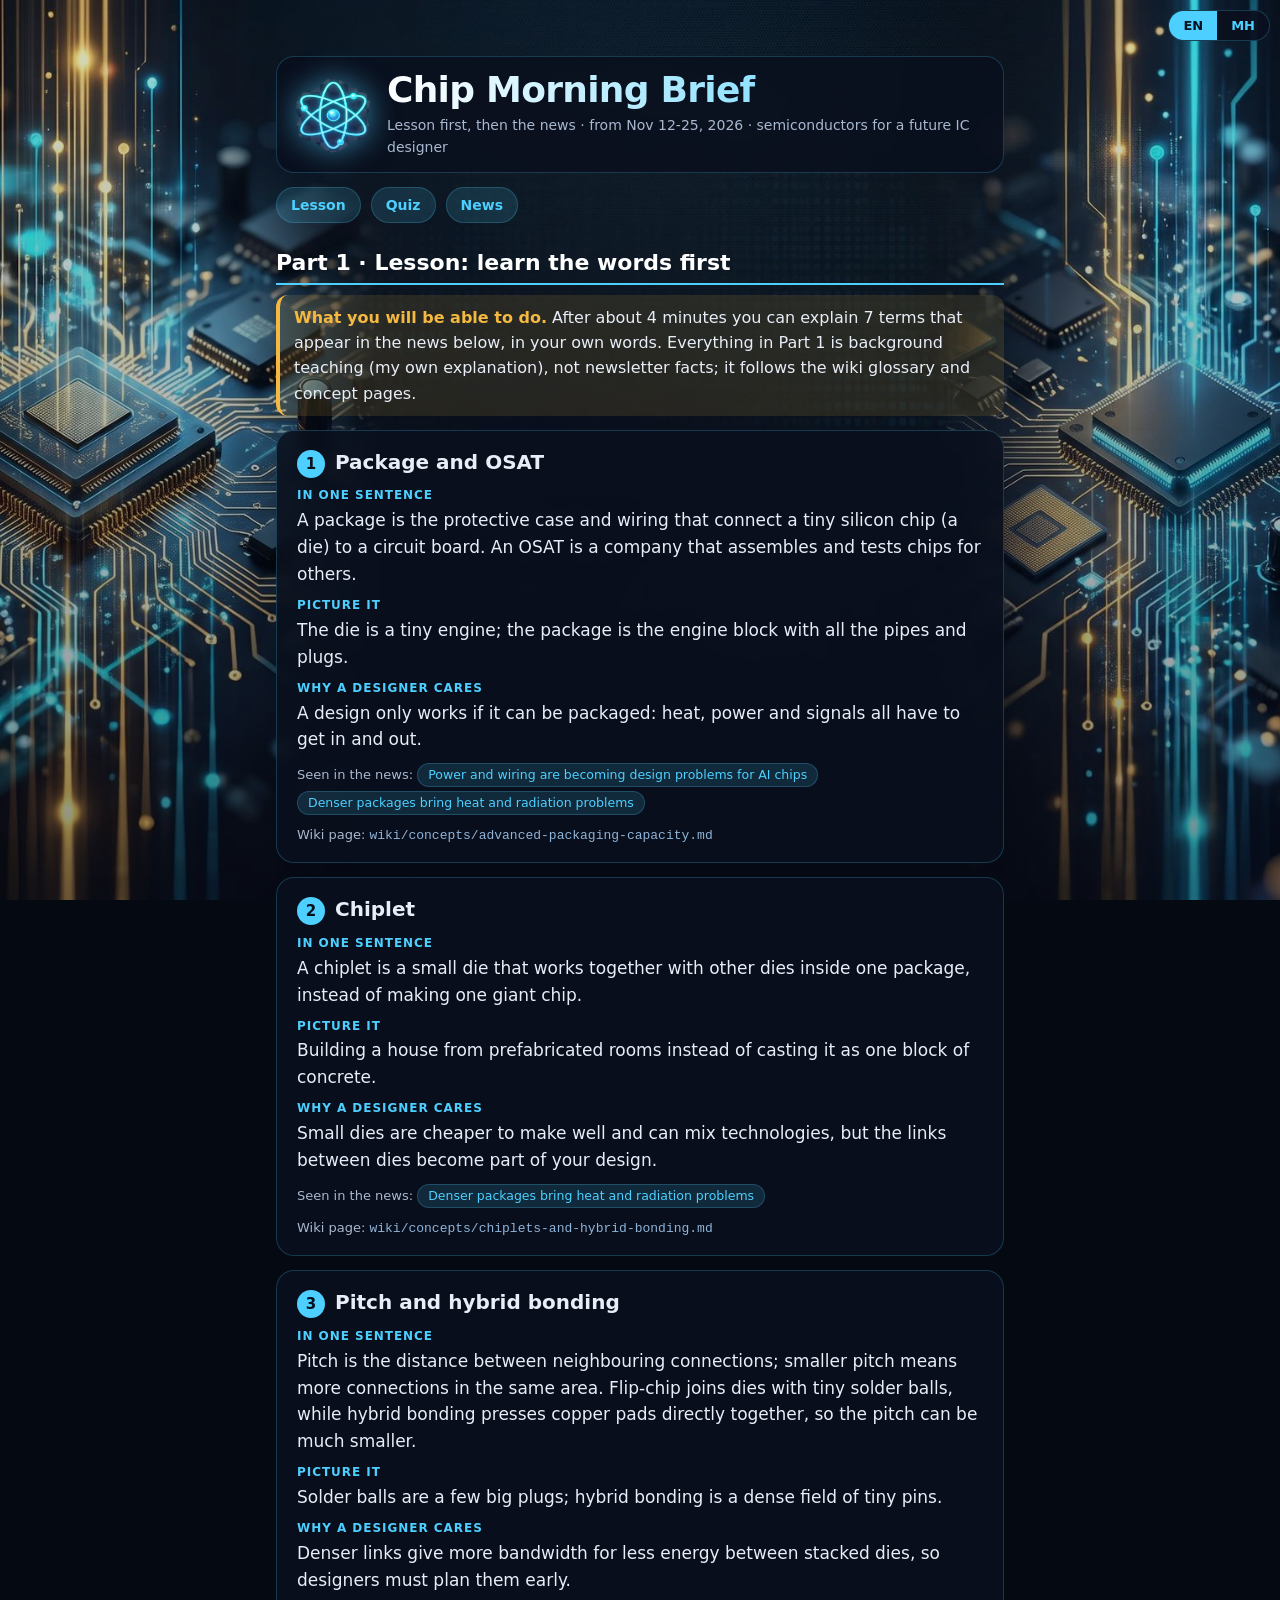
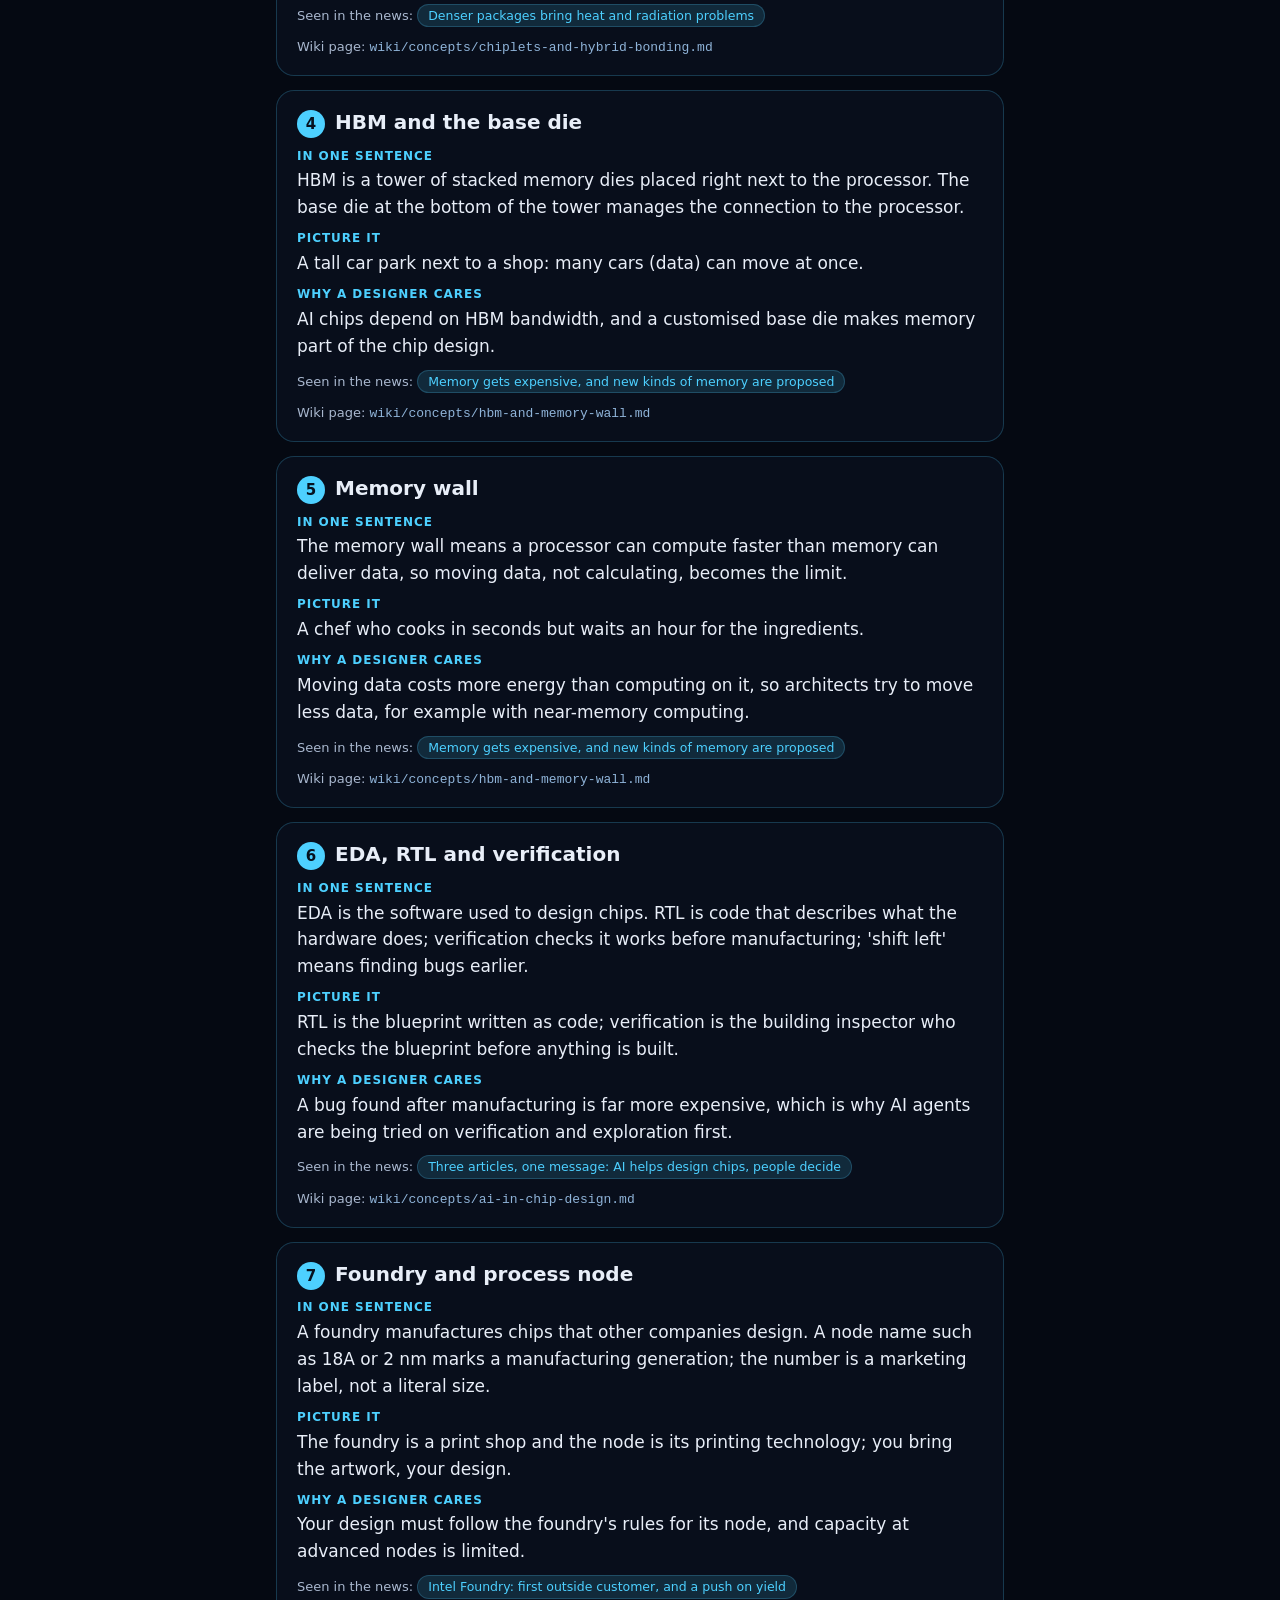
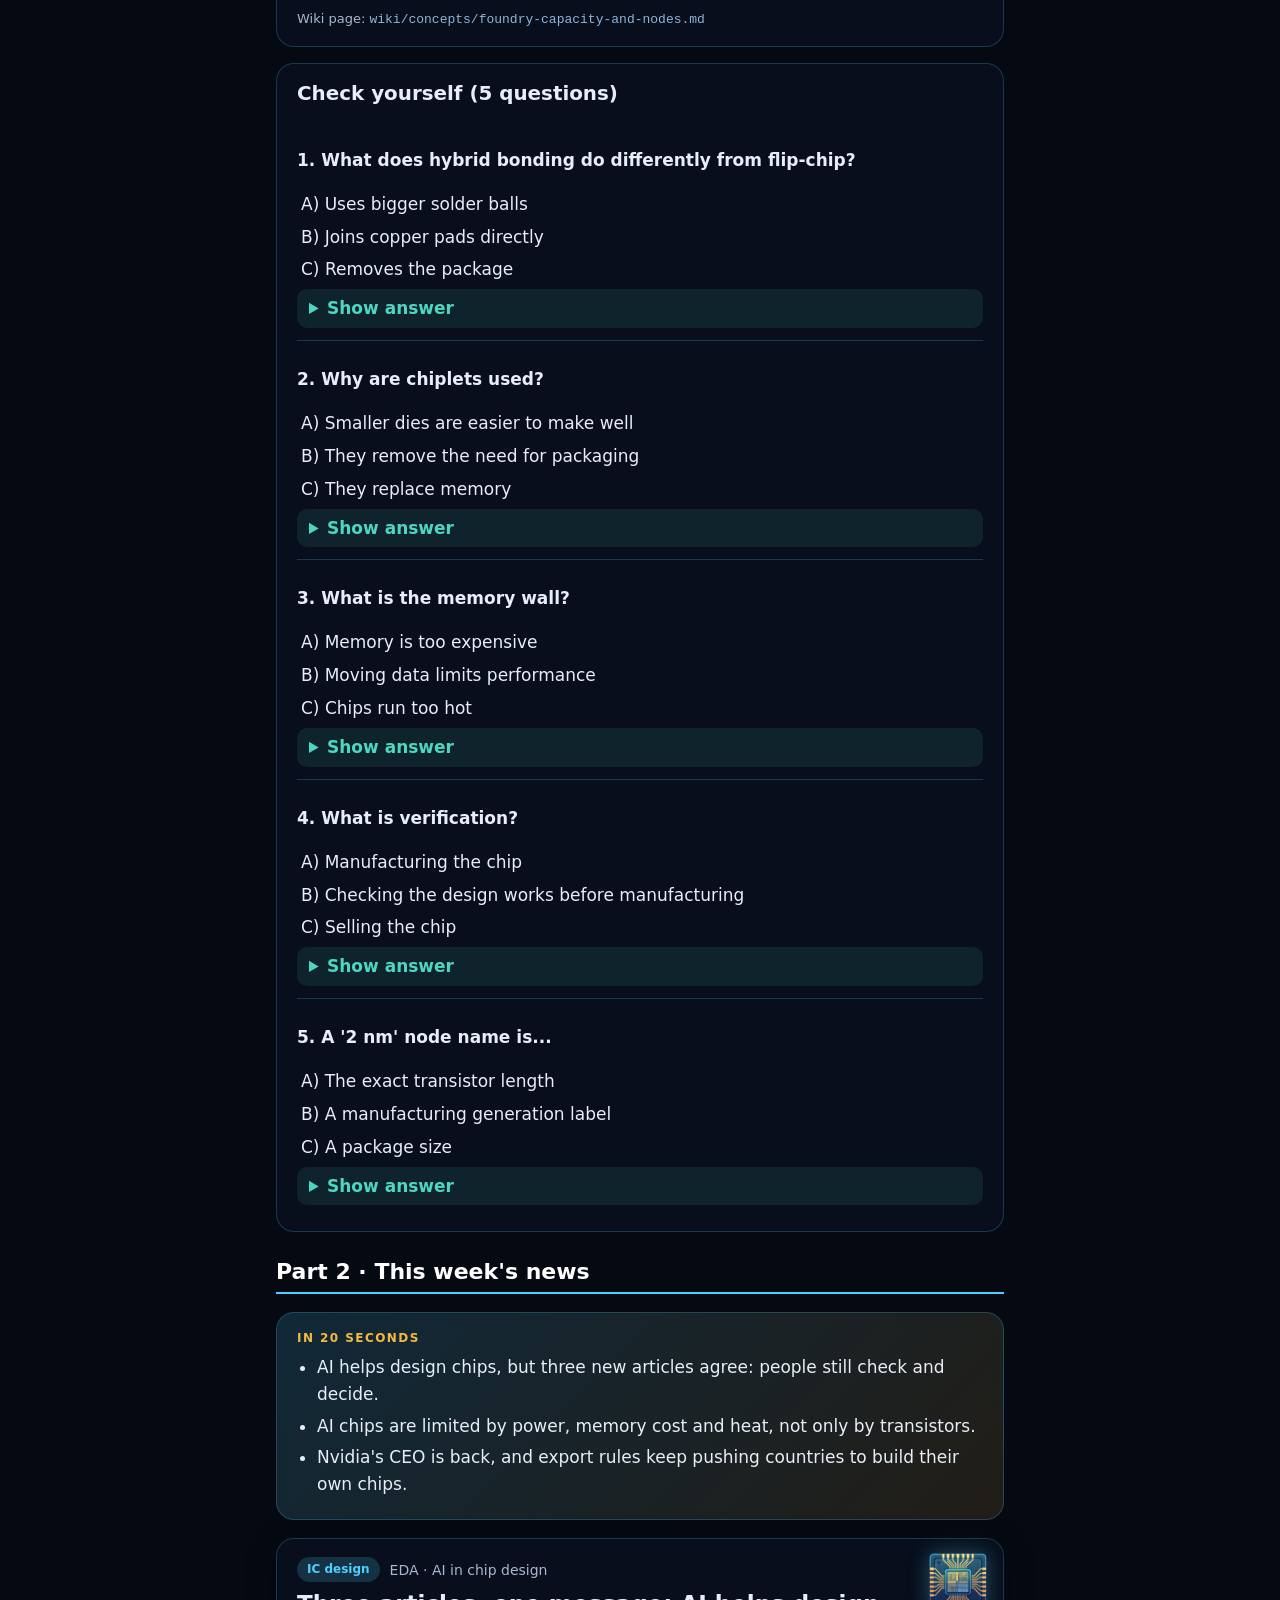
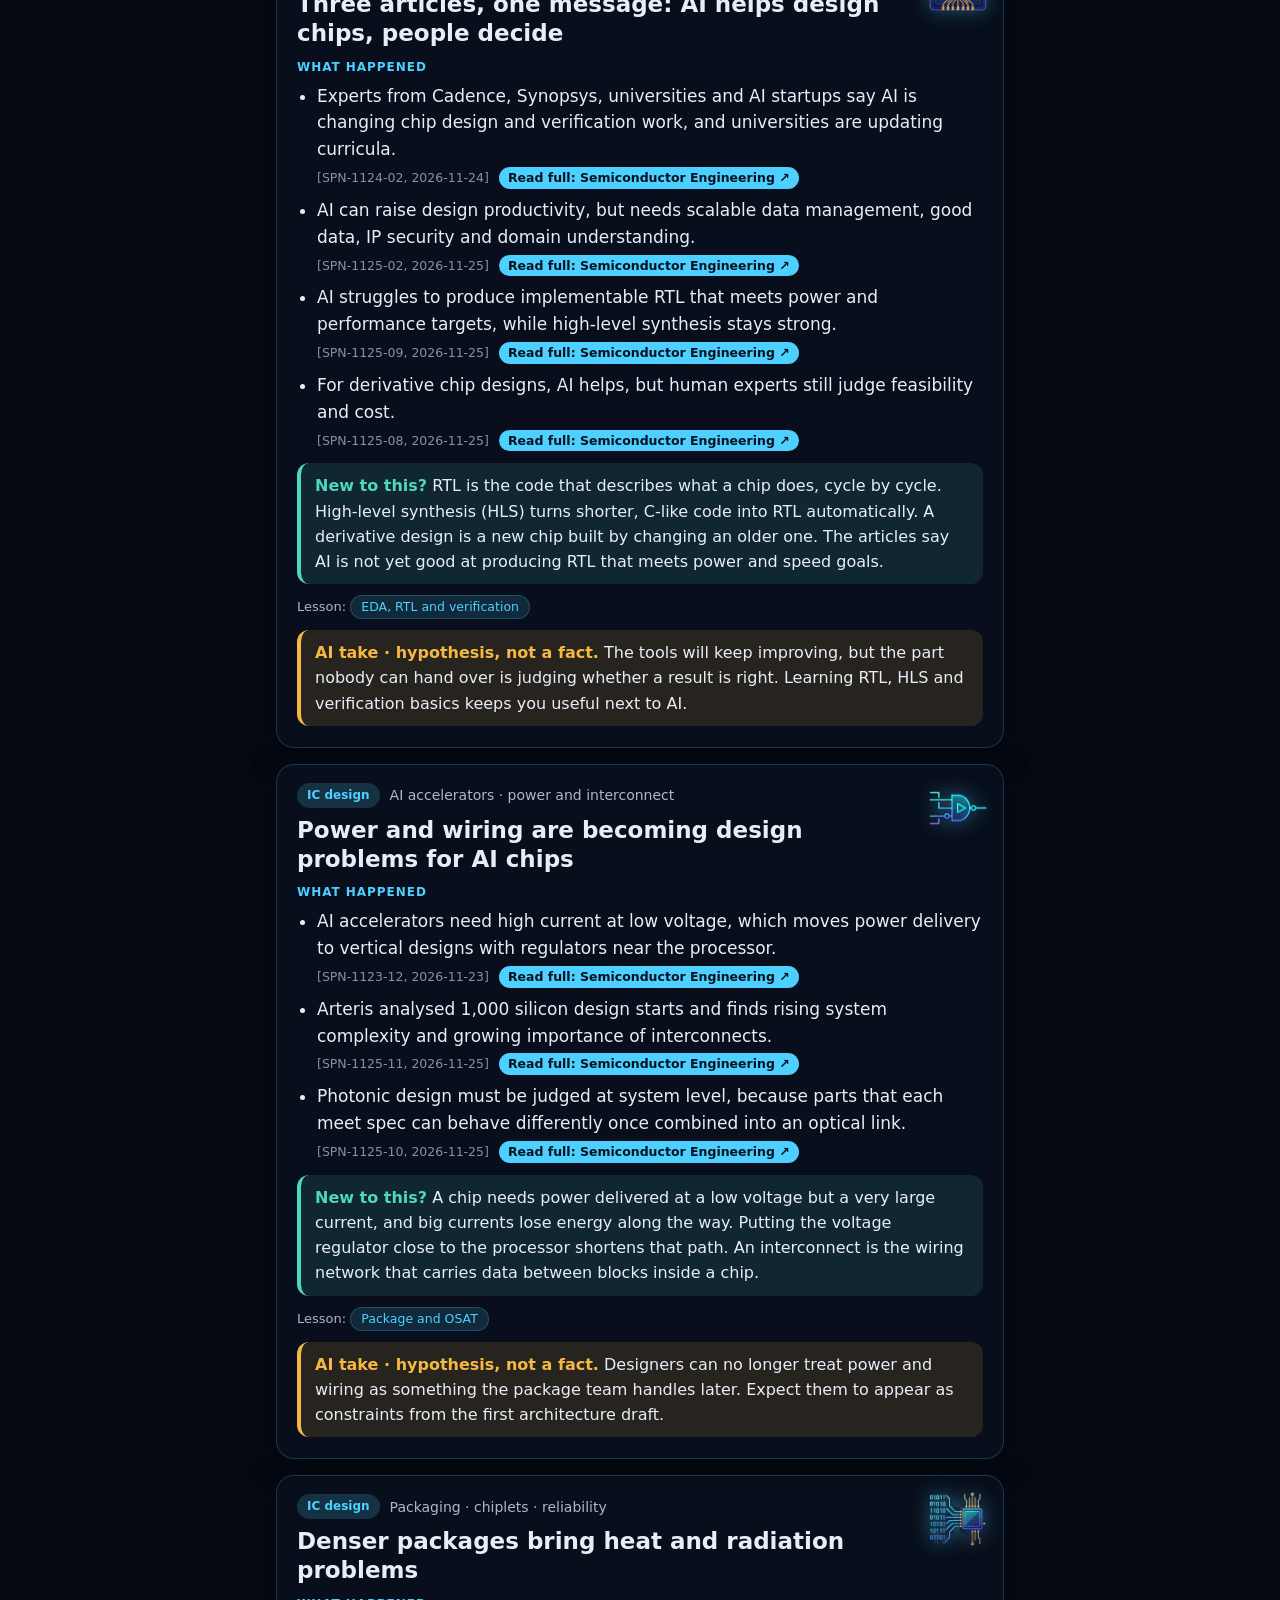
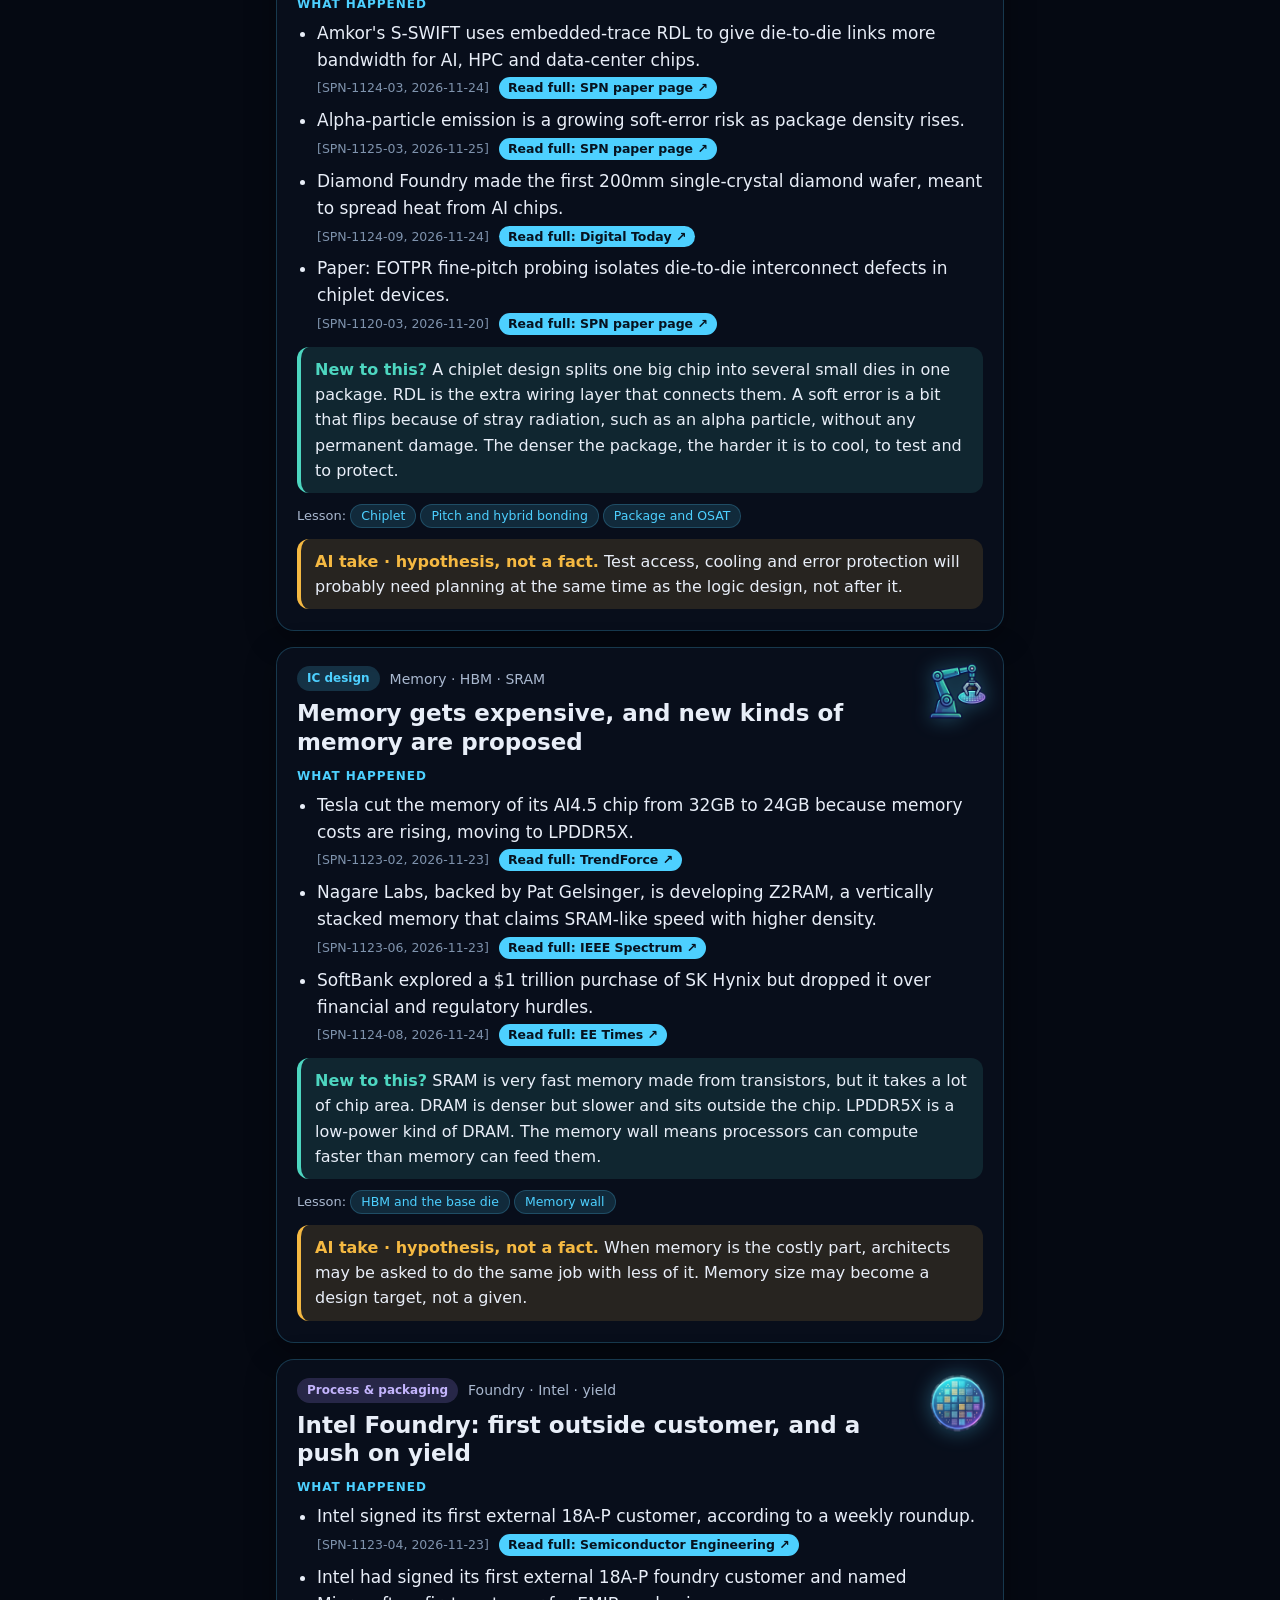
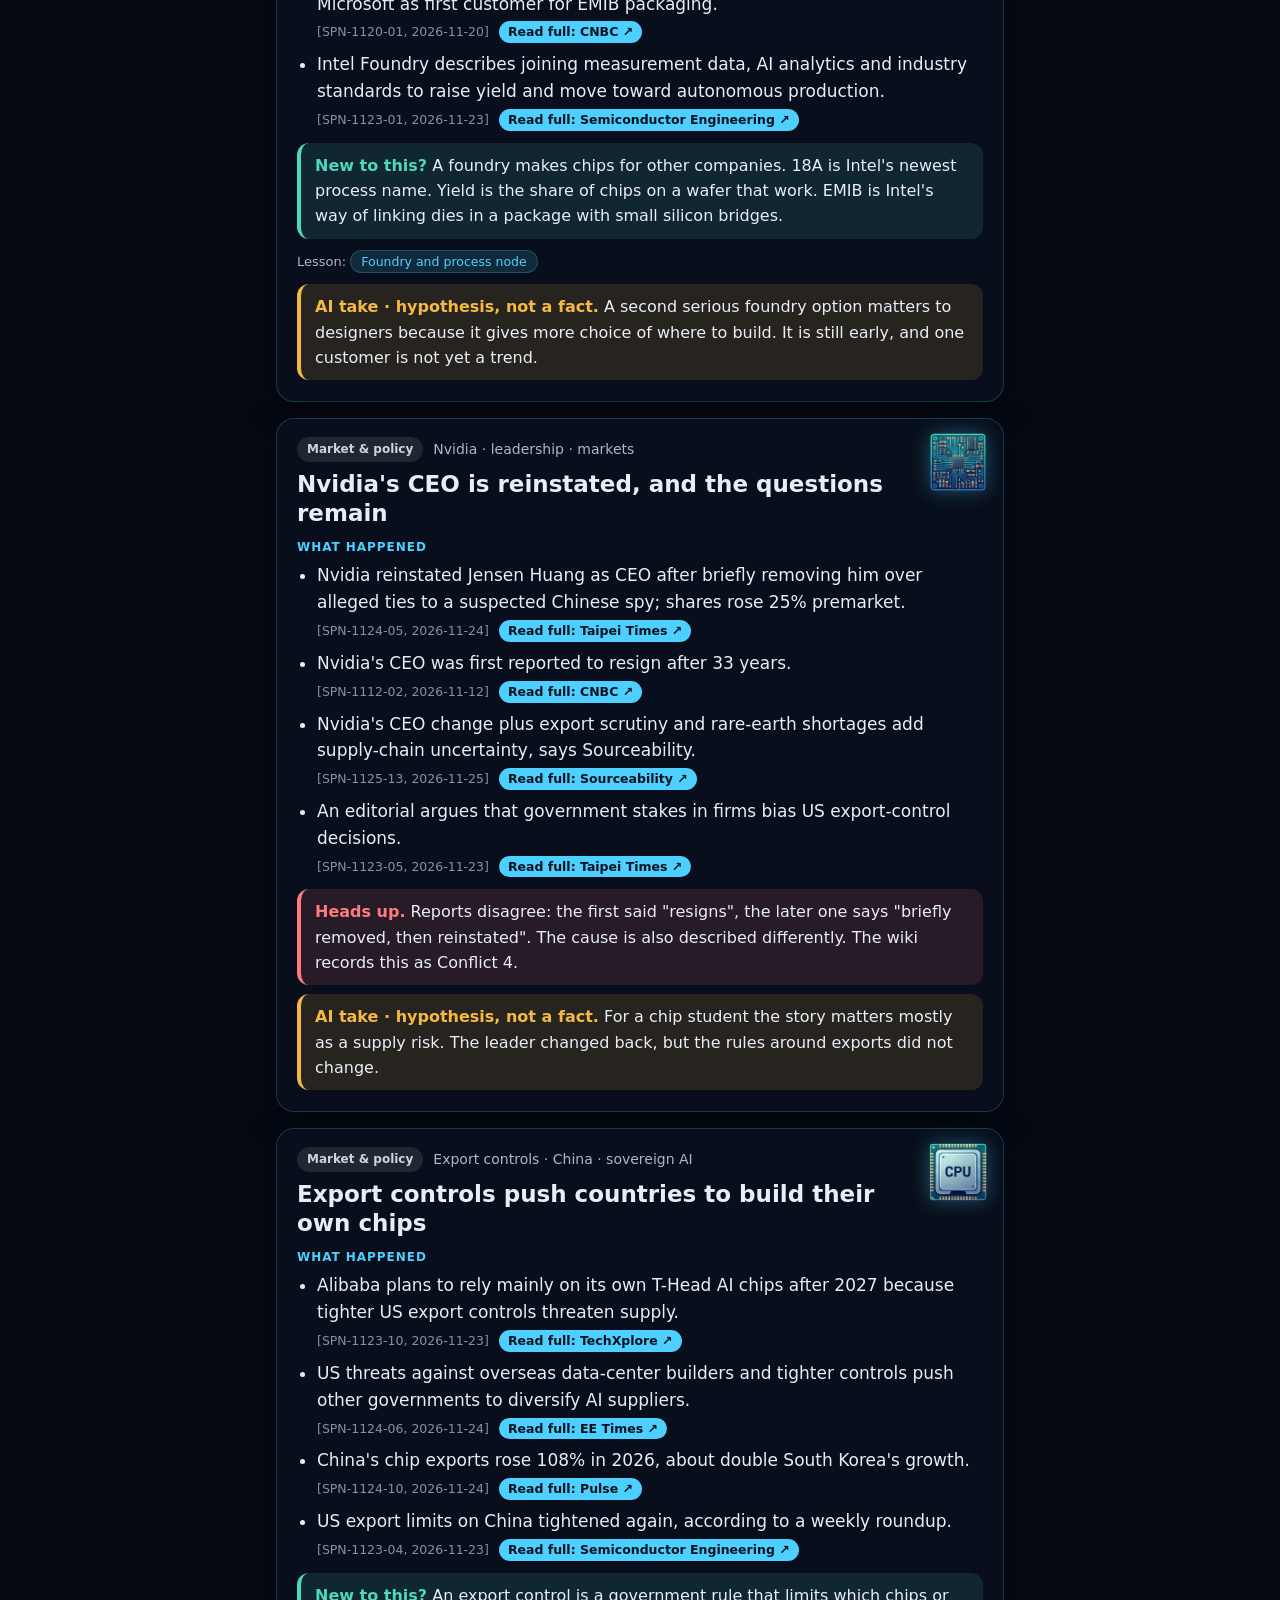
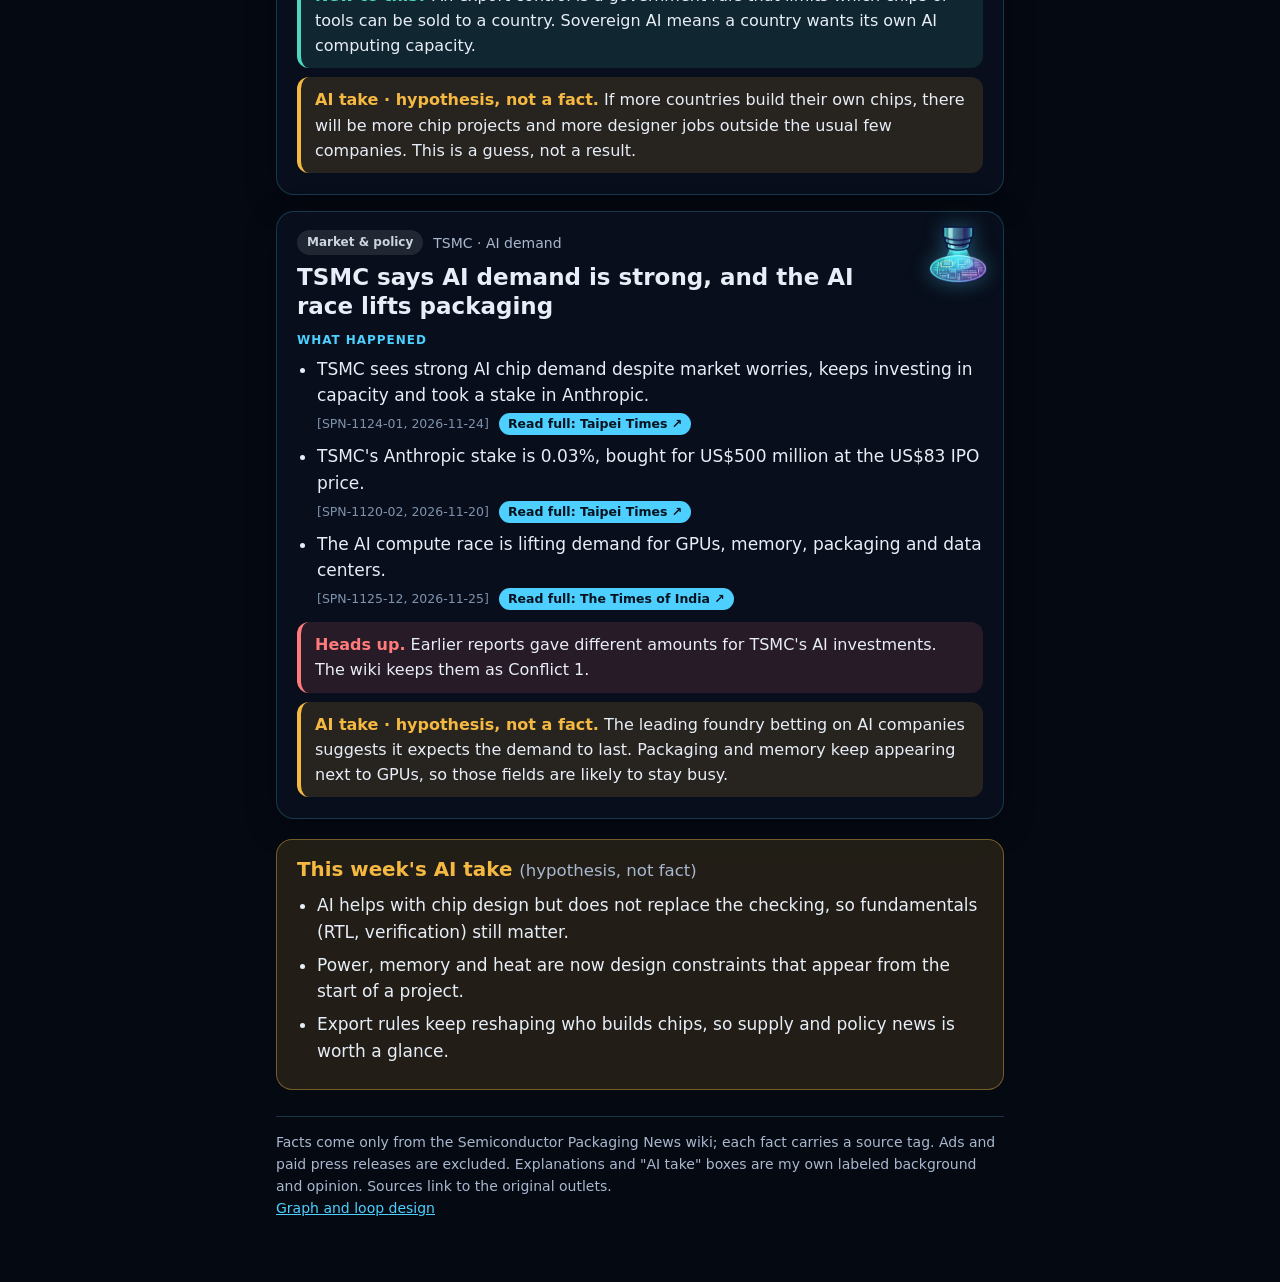
<file: index.html>
<!doctype html><html lang="en" data-lang="en"><head><meta charset="utf-8"><meta name="viewport" content="width=device-width,initial-scale=1"><title>Chip Morning Brief · EN / МН</title><style>
:root{--ink:#e8eef8;--mute:#a9b8cf;--card:rgba(10,16,30,.86);--line:rgba(77,208,255,.22);--cy:#4dd0ff;--gold:#f5b942;--teal:#4dd6c0;--red:#ff7b7b}
*{box-sizing:border-box}html{background:#050912}
body{margin:0;color:var(--ink);font:17px/1.58 system-ui,-apple-system,"Segoe UI",Roboto,sans-serif;position:relative;min-height:100vh}
body::before{content:"";position:fixed;inset:0;z-index:-1;background:#050912 url(assets/bg-desktop.jpg) center/cover no-repeat}
body::after{content:"";position:fixed;inset:0;z-index:-1;background:linear-gradient(180deg,rgba(5,9,18,.15),rgba(5,9,18,.45))}
@media(max-width:700px){body::before{background-image:url(assets/bg-mobile.jpg)}}
.wrap{max-width:760px;margin:0 auto;padding:22px 16px 70px}
.hero{display:flex;gap:16px;align-items:center;padding:14px 18px;background:var(--card);border:1px solid var(--line);border-radius:18px;backdrop-filter:blur(8px)}.hero img{width:76px;height:76px;flex:none;filter:drop-shadow(0 0 14px rgba(77,208,255,.55))}
.hero h1{font-size:36px;line-height:1.08;margin:0 0 4px;letter-spacing:-.02em;background:linear-gradient(90deg,#fff,var(--cy));-webkit-background-clip:text;background-clip:text;color:transparent}
.hero p{margin:0;color:var(--mute);font-size:14px}
.tldr{background:linear-gradient(135deg,rgba(77,208,255,.16),rgba(245,185,66,.12));border:1px solid var(--line);border-radius:18px;padding:16px 20px;margin:18px 0;backdrop-filter:blur(6px)}
.tldr h3{margin:0 0 6px;font-size:12px;letter-spacing:.12em;text-transform:uppercase;color:var(--gold)}.tldr ul{margin:0;padding-left:20px}.tldr li{margin:5px 0}

.nav{display:flex;gap:10px;margin:14px 0;flex-wrap:wrap}.nav a{background:rgba(77,208,255,.14);border:1px solid var(--line);color:var(--cy);padding:6px 14px;border-radius:99px;text-decoration:none;font-size:14px;font-weight:600}
.part{font-size:22px;margin:26px 0 8px;color:#fff;border-bottom:2px solid var(--cy);padding-bottom:6px}
.goal{background:rgba(245,185,66,.12);border-left:4px solid var(--gold);border-radius:12px;padding:10px 14px;margin:10px 0;font-size:16px}.goal b{color:var(--gold)}
.term{background:var(--card);border:1px solid var(--line);border-radius:18px;padding:16px 20px;margin:14px 0;backdrop-filter:blur(6px);scroll-margin-top:10px}
.term h3{margin:0 0 6px;font-size:20px}.term .n{display:inline-block;width:28px;height:28px;line-height:28px;text-align:center;border-radius:50%;background:var(--cy);color:#06121f;font-size:15px;font-weight:700;margin-right:10px}
.term dl{margin:0}.term dt{font-size:12px;font-weight:700;letter-spacing:.08em;text-transform:uppercase;color:var(--cy);margin-top:8px}.term dd{margin:2px 0 0}
.src{font-size:13px;color:var(--mute);margin-top:8px}.src code{color:#8fb4d9}
.chip{display:inline-block;font-size:12.5px;background:rgba(77,208,255,.14);border:1px solid var(--line);color:var(--cy);border-radius:99px;padding:1px 10px;margin:2px 4px 2px 0;text-decoration:none}
.terms{font-size:13px;color:var(--mute);margin:6px 0}
.quiz{background:var(--card);border:1px solid var(--line);border-radius:18px;padding:14px 20px;margin:16px 0}.quiz h3{margin:0 0 6px}
.q{margin:12px 0;padding-top:8px;border-top:1px solid var(--line)}.q:first-of-type{border-top:0}.opts{list-style:none;padding-left:4px;margin:2px 0 6px}
.q details{background:rgba(77,214,192,.1);border-radius:10px;padding:6px 12px}.q summary{cursor:pointer;color:var(--teal);font-weight:600}
html{scroll-behavior:smooth}.card{scroll-margin-top:10px}
.card{position:relative;background:var(--card);border:1px solid var(--line);border-radius:18px;padding:18px 20px 12px;margin:16px 0;backdrop-filter:blur(6px);box-shadow:0 8px 30px rgba(0,0,0,.35)}
.ic{position:absolute;top:14px;right:16px;width:58px;height:58px;object-fit:contain;filter:drop-shadow(0 0 10px rgba(77,208,255,.35))}
.meta{display:flex;gap:10px;align-items:center;flex-wrap:wrap;padding-right:70px}.pill{font-size:12px;font-weight:700;padding:3px 10px;border-radius:99px}
.pill.t1{background:rgba(77,208,255,.18);color:var(--cy)}.pill.t2{background:rgba(167,139,250,.2);color:#c4b5fd}.pill.t3{background:rgba(255,255,255,.1);color:#cbd5e1}
.topic{color:var(--mute);font-size:14px}
h2{font-size:23px;line-height:1.25;margin:8px 70px 10px 0}
.lbl{font-size:12px;font-weight:700;letter-spacing:.08em;text-transform:uppercase;color:var(--cy);margin-bottom:2px}
ul{margin:4px 0 10px;padding-left:20px}li{margin:6px 0}
.cite{font-size:12.5px;display:block;margin-top:2px}.cite .tag{color:#7f93ad;margin-right:6px}.cite a.read{display:inline-block;color:#06121f;background:var(--cy);font-weight:600;text-decoration:none;padding:1px 9px;border-radius:99px;margin:2px 6px 2px 0}.cite a.read:hover{background:#fff}
.box{border-radius:12px;padding:10px 14px;margin:9px 0;font-size:16px}
.basics{background:rgba(77,214,192,.12);border-left:4px solid var(--teal)}.basics b{color:var(--teal)}
.ai{background:rgba(245,185,66,.13);border-left:4px solid var(--gold)}.ai b{color:var(--gold)}
.flag{background:rgba(255,123,123,.12);border-left:4px solid var(--red)}.flag b{color:var(--red)}
.take{background:rgba(245,185,66,.12);border:1px solid rgba(245,185,66,.4);border-radius:16px;padding:14px 20px;margin:20px 0;backdrop-filter:blur(6px)}.take h3{margin:0 0 6px;color:var(--gold)}.take small{color:var(--mute);font-weight:400}
footer{color:var(--mute);font-size:14px;margin-top:26px;border-top:1px solid var(--line);padding-top:14px}footer a{color:var(--cy)}
@media(max-width:480px){.hero h1{font-size:28px}.hero img{width:60px;height:60px}h2{font-size:20px;margin-right:62px}body{font-size:16px}.ic{width:48px;height:48px}.meta{padding-right:58px}}

.lang{display:none}html[data-lang=en] #lang-en,html[data-lang=mn] #lang-mn{display:block}
.sw{position:fixed;top:10px;right:10px;z-index:10;display:flex;border:1px solid var(--line);border-radius:99px;overflow:hidden;background:rgba(10,16,30,.92)}
.sw button{font:600 13px system-ui;color:var(--cy);background:none;border:0;padding:7px 14px;cursor:pointer}
html[data-lang=en] .sw [data-l=en],html[data-lang=mn] .sw [data-l=mn]{background:var(--cy);color:#06121f}
.hero{margin-top:34px}
</style></head><body><div class="sw" role="group" aria-label="Language"><button data-l="en">EN</button><button data-l="mn">МН</button></div><div class="wrap"><div class="lang" id="lang-en" lang="en">
<header class="hero"><img src="assets/icon-atom.png" alt="" width="76" height="76"><div><h1>Chip Morning Brief</h1><p>Lesson first, then the news · from Nov 12-25, 2026 · semiconductors for a future IC designer</p></div></header>
<nav class="nav"><a href="#en-lesson">Lesson</a><a href="#en-quiz">Quiz</a><a href="#en-news">News</a></nav><section id="en-lesson"><h2 class="part">Part 1 · Lesson: learn the words first</h2><div class="goal"><b>What you will be able to do.</b> After about 4 minutes you can explain 7 terms that appear in the news below, in your own words. Everything in Part 1 is background teaching (my own explanation), not newsletter facts; it follows the wiki glossary and concept pages.</div><article class="term" id="en-t-package"><h3><span class="n">1</span>Package and OSAT</h3><dl><dt>In one sentence</dt><dd>A package is the protective case and wiring that connect a tiny silicon chip (a die) to a circuit board. An OSAT is a company that assembles and tests chips for others.</dd><dt>Picture it</dt><dd>The die is a tiny engine; the package is the engine block with all the pipes and plugs.</dd><dt>Why a designer cares</dt><dd>A design only works if it can be packaged: heat, power and signals all have to get in and out.</dd></dl><div class="src">Seen in the news: <a class="chip" href="#en-card-2">Power and wiring are becoming design problems for AI chips</a> <a class="chip" href="#en-card-3">Denser packages bring heat and radiation problems</a></div><div class="src">Wiki page: <code>wiki/concepts/advanced-packaging-capacity.md</code></div></article><article class="term" id="en-t-chiplet"><h3><span class="n">2</span>Chiplet</h3><dl><dt>In one sentence</dt><dd>A chiplet is a small die that works together with other dies inside one package, instead of making one giant chip.</dd><dt>Picture it</dt><dd>Building a house from prefabricated rooms instead of casting it as one block of concrete.</dd><dt>Why a designer cares</dt><dd>Small dies are cheaper to make well and can mix technologies, but the links between dies become part of your design.</dd></dl><div class="src">Seen in the news: <a class="chip" href="#en-card-3">Denser packages bring heat and radiation problems</a></div><div class="src">Wiki page: <code>wiki/concepts/chiplets-and-hybrid-bonding.md</code></div></article><article class="term" id="en-t-pitch"><h3><span class="n">3</span>Pitch and hybrid bonding</h3><dl><dt>In one sentence</dt><dd>Pitch is the distance between neighbouring connections; smaller pitch means more connections in the same area. Flip-chip joins dies with tiny solder balls, while hybrid bonding presses copper pads directly together, so the pitch can be much smaller.</dd><dt>Picture it</dt><dd>Solder balls are a few big plugs; hybrid bonding is a dense field of tiny pins.</dd><dt>Why a designer cares</dt><dd>Denser links give more bandwidth for less energy between stacked dies, so designers must plan them early.</dd></dl><div class="src">Seen in the news: <a class="chip" href="#en-card-3">Denser packages bring heat and radiation problems</a></div><div class="src">Wiki page: <code>wiki/concepts/chiplets-and-hybrid-bonding.md</code></div></article><article class="term" id="en-t-hbm"><h3><span class="n">4</span>HBM and the base die</h3><dl><dt>In one sentence</dt><dd>HBM is a tower of stacked memory dies placed right next to the processor. The base die at the bottom of the tower manages the connection to the processor.</dd><dt>Picture it</dt><dd>A tall car park next to a shop: many cars (data) can move at once.</dd><dt>Why a designer cares</dt><dd>AI chips depend on HBM bandwidth, and a customised base die makes memory part of the chip design.</dd></dl><div class="src">Seen in the news: <a class="chip" href="#en-card-4">Memory gets expensive, and new kinds of memory are proposed</a></div><div class="src">Wiki page: <code>wiki/concepts/hbm-and-memory-wall.md</code></div></article><article class="term" id="en-t-memwall"><h3><span class="n">5</span>Memory wall</h3><dl><dt>In one sentence</dt><dd>The memory wall means a processor can compute faster than memory can deliver data, so moving data, not calculating, becomes the limit.</dd><dt>Picture it</dt><dd>A chef who cooks in seconds but waits an hour for the ingredients.</dd><dt>Why a designer cares</dt><dd>Moving data costs more energy than computing on it, so architects try to move less data, for example with near-memory computing.</dd></dl><div class="src">Seen in the news: <a class="chip" href="#en-card-4">Memory gets expensive, and new kinds of memory are proposed</a></div><div class="src">Wiki page: <code>wiki/concepts/hbm-and-memory-wall.md</code></div></article><article class="term" id="en-t-eda"><h3><span class="n">6</span>EDA, RTL and verification</h3><dl><dt>In one sentence</dt><dd>EDA is the software used to design chips. RTL is code that describes what the hardware does; verification checks it works before manufacturing; &#x27;shift left&#x27; means finding bugs earlier.</dd><dt>Picture it</dt><dd>RTL is the blueprint written as code; verification is the building inspector who checks the blueprint before anything is built.</dd><dt>Why a designer cares</dt><dd>A bug found after manufacturing is far more expensive, which is why AI agents are being tried on verification and exploration first.</dd></dl><div class="src">Seen in the news: <a class="chip" href="#en-card-1">Three articles, one message: AI helps design chips, people decide</a></div><div class="src">Wiki page: <code>wiki/concepts/ai-in-chip-design.md</code></div></article><article class="term" id="en-t-node"><h3><span class="n">7</span>Foundry and process node</h3><dl><dt>In one sentence</dt><dd>A foundry manufactures chips that other companies design. A node name such as 18A or 2 nm marks a manufacturing generation; the number is a marketing label, not a literal size.</dd><dt>Picture it</dt><dd>The foundry is a print shop and the node is its printing technology; you bring the artwork, your design.</dd><dt>Why a designer cares</dt><dd>Your design must follow the foundry&#x27;s rules for its node, and capacity at advanced nodes is limited.</dd></dl><div class="src">Seen in the news: <a class="chip" href="#en-card-5">Intel Foundry: first outside customer, and a push on yield</a></div><div class="src">Wiki page: <code>wiki/concepts/foundry-capacity-and-nodes.md</code></div></article></section><section id="en-quiz" class="quiz"><h3>Check yourself (5 questions)</h3><div class="q"><p><b>1. What does hybrid bonding do differently from flip-chip?</b></p><ul class="opts"><li>A) Uses bigger solder balls</li><li>B) Joins copper pads directly</li><li>C) Removes the package</li></ul><details><summary>Show answer</summary><p>B) Joins copper pads directly. Hybrid bonding presses copper pads together without solder, so connections can be much closer.</p></details></div><div class="q"><p><b>2. Why are chiplets used?</b></p><ul class="opts"><li>A) Smaller dies are easier to make well</li><li>B) They remove the need for packaging</li><li>C) They replace memory</li></ul><details><summary>Show answer</summary><p>A) Smaller dies are easier to make well. Small dies are cheaper to make well, and different technologies can be combined.</p></details></div><div class="q"><p><b>3. What is the memory wall?</b></p><ul class="opts"><li>A) Memory is too expensive</li><li>B) Moving data limits performance</li><li>C) Chips run too hot</li></ul><details><summary>Show answer</summary><p>B) Moving data limits performance. Processors compute faster than memory delivers data.</p></details></div><div class="q"><p><b>4. What is verification?</b></p><ul class="opts"><li>A) Manufacturing the chip</li><li>B) Checking the design works before manufacturing</li><li>C) Selling the chip</li></ul><details><summary>Show answer</summary><p>B) Checking the design works before manufacturing. Finding a bug before manufacturing is far cheaper than after.</p></details></div><div class="q"><p><b>5. A &#x27;2 nm&#x27; node name is...</b></p><ul class="opts"><li>A) The exact transistor length</li><li>B) A manufacturing generation label</li><li>C) A package size</li></ul><details><summary>Show answer</summary><p>B) A manufacturing generation label. Node names are marketing labels for a generation, not literal measurements.</p></details></div></section><h2 class="part" id="en-news">Part 2 · This week&#x27;s news</h2>
<section class="tldr"><h3>In 20 seconds</h3><ul><li>AI helps design chips, but three new articles agree: people still check and decide.</li><li>AI chips are limited by power, memory cost and heat, not only by transistors.</li><li>Nvidia&#x27;s CEO is back, and export rules keep pushing countries to build their own chips.</li></ul></section>
<article class="card t1" id="en-card-1"><img class="ic" src="assets/icon-chip.png" alt="" width="64" height="64"><div class="meta"><span class="pill t1">IC design</span><span class="topic">EDA · AI in chip design</span></div><h2>Three articles, one message: AI helps design chips, people decide</h2><div class="lbl">What happened</div><ul><li>Experts from Cadence, Synopsys, universities and AI startups say AI is changing chip design and verification work, and universities are updating curricula. <span class="cite"><span class="tag">[SPN-1124-02, 2026-11-24]</span> <a class="read" href="https://semiengineering.com/ai-changes-what-chip-engineers-need-to-learn/" target="_blank" rel="noopener">Read full: Semiconductor Engineering ↗</a></span></li><li>AI can raise design productivity, but needs scalable data management, good data, IP security and domain understanding. <span class="cite"><span class="tag">[SPN-1125-02, 2026-11-25]</span> <a class="read" href="https://semiengineering.com/ai-can-read-the-code-but-can-it-understand-the-chip/" target="_blank" rel="noopener">Read full: Semiconductor Engineering ↗</a></span></li><li>AI struggles to produce implementable RTL that meets power and performance targets, while high-level synthesis stays strong. <span class="cite"><span class="tag">[SPN-1125-09, 2026-11-25]</span> <a class="read" href="https://semiengineering.com/ai-vs-high-level-synthesis/" target="_blank" rel="noopener">Read full: Semiconductor Engineering ↗</a></span></li><li>For derivative chip designs, AI helps, but human experts still judge feasibility and cost. <span class="cite"><span class="tag">[SPN-1125-08, 2026-11-25]</span> <a class="read" href="https://semiengineering.com/why-ai-struggles-to-reuse-chip-designs/" target="_blank" rel="noopener">Read full: Semiconductor Engineering ↗</a></span></li></ul><div class="box basics"><b>New to this?</b> RTL is the code that describes what a chip does, cycle by cycle. High-level synthesis (HLS) turns shorter, C-like code into RTL automatically. A derivative design is a new chip built by changing an older one. The articles say AI is not yet good at producing RTL that meets power and speed goals.</div><div class="terms"><span>Lesson:</span> <a class="chip" href="#en-t-eda">EDA, RTL and verification</a></div><div class="box ai"><b>AI take · hypothesis, not a fact.</b> The tools will keep improving, but the part nobody can hand over is judging whether a result is right. Learning RTL, HLS and verification basics keeps you useful next to AI.</div></article><article class="card t1" id="en-card-2"><img class="ic" src="assets/icon-gate.png" alt="" width="64" height="64"><div class="meta"><span class="pill t1">IC design</span><span class="topic">AI accelerators · power and interconnect</span></div><h2>Power and wiring are becoming design problems for AI chips</h2><div class="lbl">What happened</div><ul><li>AI accelerators need high current at low voltage, which moves power delivery to vertical designs with regulators near the processor. <span class="cite"><span class="tag">[SPN-1123-12, 2026-11-23]</span> <a class="read" href="https://semiengineering.com/ai-accelerators-drive-changes-in-power-delivery-networks/" target="_blank" rel="noopener">Read full: Semiconductor Engineering ↗</a></span></li><li>Arteris analysed 1,000 silicon design starts and finds rising system complexity and growing importance of interconnects. <span class="cite"><span class="tag">[SPN-1125-11, 2026-11-25]</span> <a class="read" href="https://semiengineering.com/the-state-of-semiconductor-innovation-insights-from-1000-design-starts/" target="_blank" rel="noopener">Read full: Semiconductor Engineering ↗</a></span></li><li>Photonic design must be judged at system level, because parts that each meet spec can behave differently once combined into an optical link. <span class="cite"><span class="tag">[SPN-1125-10, 2026-11-25]</span> <a class="read" href="https://semiengineering.com/why-photonic-design-is-becoming-a-system-level-challenge/" target="_blank" rel="noopener">Read full: Semiconductor Engineering ↗</a></span></li></ul><div class="box basics"><b>New to this?</b> A chip needs power delivered at a low voltage but a very large current, and big currents lose energy along the way. Putting the voltage regulator close to the processor shortens that path. An interconnect is the wiring network that carries data between blocks inside a chip.</div><div class="terms"><span>Lesson:</span> <a class="chip" href="#en-t-package">Package and OSAT</a></div><div class="box ai"><b>AI take · hypothesis, not a fact.</b> Designers can no longer treat power and wiring as something the package team handles later. Expect them to appear as constraints from the first architecture draft.</div></article><article class="card t1" id="en-card-3"><img class="ic" src="assets/icon-binary.png" alt="" width="64" height="64"><div class="meta"><span class="pill t1">IC design</span><span class="topic">Packaging · chiplets · reliability</span></div><h2>Denser packages bring heat and radiation problems</h2><div class="lbl">What happened</div><ul><li>Amkor&#x27;s S-SWIFT uses embedded-trace RDL to give die-to-die links more bandwidth for AI, HPC and data-center chips. <span class="cite"><span class="tag">[SPN-1124-03, 2026-11-24]</span> <a class="read" href="https://www.semiconductorpackagingnews.com/papers/100503.html" target="_blank" rel="noopener">Read full: SPN paper page ↗</a></span></li><li>Alpha-particle emission is a growing soft-error risk as package density rises. <span class="cite"><span class="tag">[SPN-1125-03, 2026-11-25]</span> <a class="read" href="https://www.semiconductorpackagingnews.com/papers/100504.html" target="_blank" rel="noopener">Read full: SPN paper page ↗</a></span></li><li>Diamond Foundry made the first 200mm single-crystal diamond wafer, meant to spread heat from AI chips. <span class="cite"><span class="tag">[SPN-1124-09, 2026-11-24]</span> <a class="read" href="https://www.digitaltoday.co.kr/en/view/129562/worlds-first-200mm-single-crystal-diamond-wafer-aims-to-tackle-ai-chip-heat" target="_blank" rel="noopener">Read full: Digital Today ↗</a></span></li><li>Paper: EOTPR fine-pitch probing isolates die-to-die interconnect defects in chiplet devices. <span class="cite"><span class="tag">[SPN-1120-03, 2026-11-20]</span> <a class="read" href="https://www.semiconductorpackagingnews.com/papers/100502.html" target="_blank" rel="noopener">Read full: SPN paper page ↗</a></span></li></ul><div class="box basics"><b>New to this?</b> A chiplet design splits one big chip into several small dies in one package. RDL is the extra wiring layer that connects them. A soft error is a bit that flips because of stray radiation, such as an alpha particle, without any permanent damage. The denser the package, the harder it is to cool, to test and to protect.</div><div class="terms"><span>Lesson:</span> <a class="chip" href="#en-t-chiplet">Chiplet</a><a class="chip" href="#en-t-pitch">Pitch and hybrid bonding</a><a class="chip" href="#en-t-package">Package and OSAT</a></div><div class="box ai"><b>AI take · hypothesis, not a fact.</b> Test access, cooling and error protection will probably need planning at the same time as the logic design, not after it.</div></article><article class="card t1" id="en-card-4"><img class="ic" src="assets/icon-robot.png" alt="" width="64" height="64"><div class="meta"><span class="pill t1">IC design</span><span class="topic">Memory · HBM · SRAM</span></div><h2>Memory gets expensive, and new kinds of memory are proposed</h2><div class="lbl">What happened</div><ul><li>Tesla cut the memory of its AI4.5 chip from 32GB to 24GB because memory costs are rising, moving to LPDDR5X. <span class="cite"><span class="tag">[SPN-1123-02, 2026-11-23]</span> <a class="read" href="https://www.trendforce.com/news/2026/11/23/news-tesla-cuts-ai4-5-memory-from-32gb-to-24gb-amid-soaring-costs-ai5-reserved-for-optimus/" target="_blank" rel="noopener">Read full: TrendForce ↗</a></span></li><li>Nagare Labs, backed by Pat Gelsinger, is developing Z2RAM, a vertically stacked memory that claims SRAM-like speed with higher density. <span class="cite"><span class="tag">[SPN-1123-06, 2026-11-23]</span> <a class="read" href="https://spectrum.ieee.org/sram-memory-z2ram" target="_blank" rel="noopener">Read full: IEEE Spectrum ↗</a></span></li><li>SoftBank explored a $1 trillion purchase of SK Hynix but dropped it over financial and regulatory hurdles. <span class="cite"><span class="tag">[SPN-1124-08, 2026-11-24]</span> <a class="read" href="https://www.eetimes.com/the-enigma-of-softbanks-1-trillion-sk-hynix-buyout-attempt/" target="_blank" rel="noopener">Read full: EE Times ↗</a></span></li></ul><div class="box basics"><b>New to this?</b> SRAM is very fast memory made from transistors, but it takes a lot of chip area. DRAM is denser but slower and sits outside the chip. LPDDR5X is a low-power kind of DRAM. The memory wall means processors can compute faster than memory can feed them.</div><div class="terms"><span>Lesson:</span> <a class="chip" href="#en-t-hbm">HBM and the base die</a><a class="chip" href="#en-t-memwall">Memory wall</a></div><div class="box ai"><b>AI take · hypothesis, not a fact.</b> When memory is the costly part, architects may be asked to do the same job with less of it. Memory size may become a design target, not a given.</div></article><article class="card t2" id="en-card-5"><img class="ic" src="assets/icon-wafer.png" alt="" width="64" height="64"><div class="meta"><span class="pill t2">Process & packaging</span><span class="topic">Foundry · Intel · yield</span></div><h2>Intel Foundry: first outside customer, and a push on yield</h2><div class="lbl">What happened</div><ul><li>Intel signed its first external 18A-P customer, according to a weekly roundup. <span class="cite"><span class="tag">[SPN-1123-04, 2026-11-23]</span> <a class="read" href="https://semiengineering.com/chip-industry-week-in-review-165/" target="_blank" rel="noopener">Read full: Semiconductor Engineering ↗</a></span></li><li>Intel had signed its first external 18A-P foundry customer and named Microsoft as first customer for EMIB packaging. <span class="cite"><span class="tag">[SPN-1120-01, 2026-11-20]</span> <a class="read" href="https://www.cnbc.com/2026/11/18/intel-first-18a-foundry-customer.html" target="_blank" rel="noopener">Read full: CNBC ↗</a></span></li><li>Intel Foundry describes joining measurement data, AI analytics and industry standards to raise yield and move toward autonomous production. <span class="cite"><span class="tag">[SPN-1123-01, 2026-11-23]</span> <a class="read" href="https://semiengineering.com/from-metrology-to-autonomy-scaling-yield-quality-and-innovation/" target="_blank" rel="noopener">Read full: Semiconductor Engineering ↗</a></span></li></ul><div class="box basics"><b>New to this?</b> A foundry makes chips for other companies. 18A is Intel&#x27;s newest process name. Yield is the share of chips on a wafer that work. EMIB is Intel&#x27;s way of linking dies in a package with small silicon bridges.</div><div class="terms"><span>Lesson:</span> <a class="chip" href="#en-t-node">Foundry and process node</a></div><div class="box ai"><b>AI take · hypothesis, not a fact.</b> A second serious foundry option matters to designers because it gives more choice of where to build. It is still early, and one customer is not yet a trend.</div></article><article class="card t3" id="en-card-6"><img class="ic" src="assets/icon-pcb.png" alt="" width="64" height="64"><div class="meta"><span class="pill t3">Market & policy</span><span class="topic">Nvidia · leadership · markets</span></div><h2>Nvidia&#x27;s CEO is reinstated, and the questions remain</h2><div class="lbl">What happened</div><ul><li>Nvidia reinstated Jensen Huang as CEO after briefly removing him over alleged ties to a suspected Chinese spy; shares rose 25% premarket. <span class="cite"><span class="tag">[SPN-1124-05, 2026-11-24]</span> <a class="read" href="https://www.taipeitimes.com/News/front/archives/2026/11/24/2003868271" target="_blank" rel="noopener">Read full: Taipei Times ↗</a></span></li><li>Nvidia&#x27;s CEO was first reported to resign after 33 years. <span class="cite"><span class="tag">[SPN-1112-02, 2026-11-12]</span> <a class="read" href="https://www.cnbc.com/2026/11/12/nvidia-jensen-huang-ceo-live-updates.html" target="_blank" rel="noopener">Read full: CNBC ↗</a></span></li><li>Nvidia&#x27;s CEO change plus export scrutiny and rare-earth shortages add supply-chain uncertainty, says Sourceability. <span class="cite"><span class="tag">[SPN-1125-13, 2026-11-25]</span> <a class="read" href="https://sourceability.com/post/a-closer-look-at-what-nvidias-leadership-change-means-for-chips" target="_blank" rel="noopener">Read full: Sourceability ↗</a></span></li><li>An editorial argues that government stakes in firms bias US export-control decisions. <span class="cite"><span class="tag">[SPN-1123-05, 2026-11-23]</span> <a class="read" href="https://www.taipeitimes.com/News/editorials/archives/2026/11/23/2003868213" target="_blank" rel="noopener">Read full: Taipei Times ↗</a></span></li></ul><div class="box flag"><b>Heads up.</b> Reports disagree: the first said &quot;resigns&quot;, the later one says &quot;briefly removed, then reinstated&quot;. The cause is also described differently. The wiki records this as Conflict 4.</div><div class="box ai"><b>AI take · hypothesis, not a fact.</b> For a chip student the story matters mostly as a supply risk. The leader changed back, but the rules around exports did not change.</div></article><article class="card t3" id="en-card-7"><img class="ic" src="assets/icon-cpu.png" alt="" width="64" height="64"><div class="meta"><span class="pill t3">Market & policy</span><span class="topic">Export controls · China · sovereign AI</span></div><h2>Export controls push countries to build their own chips</h2><div class="lbl">What happened</div><ul><li>Alibaba plans to rely mainly on its own T-Head AI chips after 2027 because tighter US export controls threaten supply. <span class="cite"><span class="tag">[SPN-1123-10, 2026-11-23]</span> <a class="read" href="https://techxplore.com/news/2026-11-china-tech-giant-alibaba-domestic.html" target="_blank" rel="noopener">Read full: TechXplore ↗</a></span></li><li>US threats against overseas data-center builders and tighter controls push other governments to diversify AI suppliers. <span class="cite"><span class="tag">[SPN-1124-06, 2026-11-24]</span> <a class="read" href="https://www.eetimes.com/the-sovereign-ai-paradox-who-controls-the-compute/" target="_blank" rel="noopener">Read full: EE Times ↗</a></span></li><li>China&#x27;s chip exports rose 108% in 2026, about double South Korea&#x27;s growth. <span class="cite"><span class="tag">[SPN-1124-10, 2026-11-24]</span> <a class="read" href="https://pulse.mk.co.kr/news/all/12215986" target="_blank" rel="noopener">Read full: Pulse ↗</a></span></li><li>US export limits on China tightened again, according to a weekly roundup. <span class="cite"><span class="tag">[SPN-1123-04, 2026-11-23]</span> <a class="read" href="https://semiengineering.com/chip-industry-week-in-review-165/" target="_blank" rel="noopener">Read full: Semiconductor Engineering ↗</a></span></li></ul><div class="box basics"><b>New to this?</b> An export control is a government rule that limits which chips or tools can be sold to a country. Sovereign AI means a country wants its own AI computing capacity.</div><div class="box ai"><b>AI take · hypothesis, not a fact.</b> If more countries build their own chips, there will be more chip projects and more designer jobs outside the usual few companies. This is a guess, not a result.</div></article><article class="card t3" id="en-card-8"><img class="ic" src="assets/icon-litho.png" alt="" width="64" height="64"><div class="meta"><span class="pill t3">Market & policy</span><span class="topic">TSMC · AI demand</span></div><h2>TSMC says AI demand is strong, and the AI race lifts packaging</h2><div class="lbl">What happened</div><ul><li>TSMC sees strong AI chip demand despite market worries, keeps investing in capacity and took a stake in Anthropic. <span class="cite"><span class="tag">[SPN-1124-01, 2026-11-24]</span> <a class="read" href="https://www.taipeitimes.com/News/biz/archives/2026/11/24/2003868252" target="_blank" rel="noopener">Read full: Taipei Times ↗</a></span></li><li>TSMC&#x27;s Anthropic stake is 0.03%, bought for US$500 million at the US$83 IPO price. <span class="cite"><span class="tag">[SPN-1120-02, 2026-11-20]</span> <a class="read" href="https://www.taipeitimes.com/News/biz/archives/2026/11/20/2003868042" target="_blank" rel="noopener">Read full: Taipei Times ↗</a></span></li><li>The AI compute race is lifting demand for GPUs, memory, packaging and data centers. <span class="cite"><span class="tag">[SPN-1125-12, 2026-11-25]</span> <a class="read" href="https://timesofindia.indiatimes.com/technology/aiq/the-ai-compute-race-how-chips-memory-and-data-centres-are-redefining-the-future-of-computing/articleshow/136102584.cms" target="_blank" rel="noopener">Read full: The Times of India ↗</a></span></li></ul><div class="box flag"><b>Heads up.</b> Earlier reports gave different amounts for TSMC&#x27;s AI investments. The wiki keeps them as Conflict 1.</div><div class="box ai"><b>AI take · hypothesis, not a fact.</b> The leading foundry betting on AI companies suggests it expects the demand to last. Packaging and memory keep appearing next to GPUs, so those fields are likely to stay busy.</div></article>
<section class="take"><h3>This week's AI take <small>(hypothesis, not fact)</small></h3><ul><li>AI helps with chip design but does not replace the checking, so fundamentals (RTL, verification) still matter.</li><li>Power, memory and heat are now design constraints that appear from the start of a project.</li><li>Export rules keep reshaping who builds chips, so supply and policy news is worth a glance.</li></ul></section>
<footer>Facts come only from the Semiconductor Packaging News wiki; each fact carries a source tag. Ads and paid press releases are excluded. Explanations and "AI take" boxes are my own labeled background and opinion. Sources link to the original outlets.<br><a href="graph.html">Graph and loop design</a></footer></div><div class="lang" id="lang-mn" lang="mn">
<header class="hero"><img src="assets/icon-atom.png" alt="" width="76" height="76"><div><h1>Чипийн өглөөний товчоо</h1><p>Эхлээд хичээл, дараа нь мэдээ · 2026 оны 11-р сарын 12–25-ний мэдээ · ирээдүйн IC designer-т зориулсан хагас дамжуулагч</p></div></header>
<nav class="nav"><a href="#mn-lesson">Хичээл</a><a href="#mn-quiz">Тест</a><a href="#mn-news">Мэдээ</a></nav><section id="mn-lesson"><h2 class="part">1-р хэсэг · Хичээл: эхлээд нэр томьёог сур</h2><div class="goal"><b>Та юу чадах болох вэ.</b> Ойролцоогоор 4 минутын дараа доорх мэдээнд гардаг 7 нэр томьёог өөрийн үгээр тайлбарлаж чадна. 1-р хэсгийн бүх зүйл нь суурь тайлбар (миний тайлбар), newsletter-ийн баримт биш; wiki-ийн glossary болон concept хуудсуудыг дагасан.</div><article class="term" id="mn-t-package"><h3><span class="n">1</span>Package ба OSAT</h3><dl><dt>Нэг өгүүлбэрээр</dt><dd>Package гэдэг нь жижиг цахиурын чипийг (die) хэлхээний самбартай холбодог хамгаалалтын хайрцаг ба утсан холболт. OSAT гэдэг нь бусдад чип угсарч, шалгаж өгдөг компани.</dd><dt>Төсөөл</dt><dd>Die бол жижиг хөдөлгүүр, package бол бүх хоолой, залгууртай хөдөлгүүрийн блок.</dd><dt>Дизайнерт яагаад чухал</dt><dd>Дизайн нь package хийгдэж чадвал л ажиллана: дулаан, чадал, дохио бүгд орж гарах ёстой.</dd></dl><div class="src">Мэдээнд хаана гарсан: <a class="chip" href="#mn-card-2">AI чипийн хувьд чадал болон холболт зохиолтын асуудал болж байна</a> <a class="chip" href="#mn-card-3">Нягт багц дулаан, цацрагийн асуудал дагуулж байна</a></div><div class="src">Wiki хуудас: <code>wiki/concepts/advanced-packaging-capacity.md</code></div></article><article class="term" id="mn-t-chiplet"><h3><span class="n">2</span>Chiplet</h3><dl><dt>Нэг өгүүлбэрээр</dt><dd>Chiplet гэдэг нь нэг том чип хийхийн оронд нэг package дотор бусад die-тэй хамт ажилладаг жижиг die.</dd><dt>Төсөөл</dt><dd>Байшинг нэг том бетон блок болгон цутгахын оронд бэлэн өрөөнүүдээс барих шиг.</dd><dt>Дизайнерт яагаад чухал</dt><dd>Жижиг die-г сайн хийхэд хямд бөгөөд өөр өөр технологийг хольж болно, гэхдээ die хоорондын холбоос таны дизайны нэг хэсэг болно.</dd></dl><div class="src">Мэдээнд хаана гарсан: <a class="chip" href="#mn-card-3">Нягт багц дулаан, цацрагийн асуудал дагуулж байна</a></div><div class="src">Wiki хуудас: <code>wiki/concepts/chiplets-and-hybrid-bonding.md</code></div></article><article class="term" id="mn-t-pitch"><h3><span class="n">3</span>Pitch ба hybrid bonding</h3><dl><dt>Нэг өгүүлбэрээр</dt><dd>Pitch гэдэг нь зэргэлдээ холболтуудын хоорондын зай; pitch бага байх тусам нэг талбайд олон холболт багтана. Flip-chip нь die-г жижиг solder бөмбөлгөөр холбодог бол hybrid bonding нь зэс хавтангуудыг шууд наадаг тул pitch хамаагүй бага байж болно.</dd><dt>Төсөөл</dt><dd>Solder бөмбөлөг бол цөөхөн том залгуур; hybrid bonding бол нягт жижиг зүүгийн талбай.</dd><dt>Дизайнерт яагаад чухал</dt><dd>Нягт холбоос нь давхарласан die-үүдийн хооронд бага энергээр их дамжуулах чадвар өгдөг тул дизайнерууд үүнийг эрт төлөвлөх ёстой.</dd></dl><div class="src">Мэдээнд хаана гарсан: <a class="chip" href="#mn-card-3">Нягт багц дулаан, цацрагийн асуудал дагуулж байна</a></div><div class="src">Wiki хуудас: <code>wiki/concepts/chiplets-and-hybrid-bonding.md</code></div></article><article class="term" id="mn-t-hbm"><h3><span class="n">4</span>HBM ба base die</h3><dl><dt>Нэг өгүүлбэрээр</dt><dd>HBM гэдэг нь процессорын яг хажууд байрлах, давхарласан санах ойн die-үүдийн цамхаг. Цамхгийн ёроолын base die нь процессортой холболтыг зохицуулдаг.</dd><dt>Төсөөл</dt><dd>Дэлгүүрийн хажуу дахь өндөр зогсоол: олон машин (өгөгдөл) нэг дор хөдөлж чадна.</dd><dt>Дизайнерт яагаад чухал</dt><dd>AI чип HBM-ийн дамжуулах чадвараас хамаардаг бөгөөд тусгайлсан base die нь санах ойг чипийн дизайны нэг хэсэг болгодог.</dd></dl><div class="src">Мэдээнд хаана гарсан: <a class="chip" href="#mn-card-4">Санах ой үнэтэй болж, шинэ төрлийн санах ой санал болгож байна</a></div><div class="src">Wiki хуудас: <code>wiki/concepts/hbm-and-memory-wall.md</code></div></article><article class="term" id="mn-t-memwall"><h3><span class="n">5</span>Memory wall</h3><dl><dt>Нэг өгүүлбэрээр</dt><dd>Memory wall гэдэг нь процессор санах ойгоос өгөгдөл ирэхээс хурдан тооцоолж чаддаг тул хязгаар нь тооцоолол биш, өгөгдөл зөөх явдал болдог гэсэн үг.</dd><dt>Төсөөл</dt><dd>Хоолоо хэдхэн секундэд хийдэг ч орцоо нэг цаг хүлээдэг тогооч.</dd><dt>Дизайнерт яагаад чухал</dt><dd>Өгөгдөл зөөх нь түүнийг тооцоолохоос илүү энерги зарцуулдаг тул архитекторууд бага өгөгдөл зөөхийг, жишээ нь near-memory computing-ийг оролддог.</dd></dl><div class="src">Мэдээнд хаана гарсан: <a class="chip" href="#mn-card-4">Санах ой үнэтэй болж, шинэ төрлийн санах ой санал болгож байна</a></div><div class="src">Wiki хуудас: <code>wiki/concepts/hbm-and-memory-wall.md</code></div></article><article class="term" id="mn-t-eda"><h3><span class="n">6</span>EDA, RTL ба verification</h3><dl><dt>Нэг өгүүлбэрээр</dt><dd>EDA гэдэг нь чип зохиох програм хангамж. RTL гэдэг нь техник хангамж юу хийхийг тодорхойлдог код; verification нь үйлдвэрлэхээс өмнө зөв ажиллаж байгааг шалгана; &#x27;shift left&#x27; нь алдааг эрт олох гэсэн үг.</dd><dt>Төсөөл</dt><dd>RTL бол кодоор бичсэн зураг төсөл; verification бол юу ч баригдахаас өмнө зураг төслийг шалгадаг барилгын байцаагч.</dd><dt>Дизайнерт яагаад чухал</dt><dd>Үйлдвэрлэсний дараа олдсон алдаа хамаагүй үнэтэй тул AI agent-уудыг эхлээд verification болон хайлтад туршдаг.</dd></dl><div class="src">Мэдээнд хаана гарсан: <a class="chip" href="#mn-card-1">Гурван нийтлэл, нэг санаа: AI чип зохиоход тусална, шийдвэрийг хүн гаргана</a></div><div class="src">Wiki хуудас: <code>wiki/concepts/ai-in-chip-design.md</code></div></article><article class="term" id="mn-t-node"><h3><span class="n">7</span>Foundry ба process node</h3><dl><dt>Нэг өгүүлбэрээр</dt><dd>Foundry гэдэг нь бусад компанийн зохиосон чипийг үйлдвэрлэдэг үйлдвэр. 18A, 2 nm гэх мэт node нэр нь үйлдвэрлэлийн үеийг заадаг; тэр тоо нь маркетингийн нэр, бодит хэмжээ биш.</dd><dt>Төсөөл</dt><dd>Foundry бол хэвлэлийн газар, node бол түүний хэвлэх технологийн үе; та өөрийн зургийг (дизайнаа) авчирна.</dd><dt>Дизайнерт яагаад чухал</dt><dd>Таны дизайн foundry-ийн тухайн node-ийн дүрэмд нийцэх ёстой бөгөөд дэвшилтэт node-ийн хүчин чадал хязгаарлагдмал.</dd></dl><div class="src">Мэдээнд хаана гарсан: <a class="chip" href="#mn-card-5">Intel Foundry: анхны гадны үйлчлүүлэгч, гарцыг нэмэх хүчин чармайлт</a></div><div class="src">Wiki хуудас: <code>wiki/concepts/foundry-capacity-and-nodes.md</code></div></article></section><section id="mn-quiz" class="quiz"><h3>Өөрийгөө шалга (5 асуулт)</h3><div class="q"><p><b>1. Hybrid bonding нь flip-chip-ээс юугаараа ялгаатай вэ?</b></p><ul class="opts"><li>A) Илүү том solder бөмбөлөг хэрэглэнэ</li><li>B) Зэс хавтангуудыг шууд холбоно</li><li>C) Package-ийг арилгана</li></ul><details><summary>Хариуг харах</summary><p>B) Зэс хавтангуудыг шууд холбоно. Hybrid bonding нь solder-гүйгээр зэс хавтангуудыг наадаг тул холболтууд хамаагүй ойр байж болно.</p></details></div><div class="q"><p><b>2. Chiplet-ийг яагаад хэрэглэдэг вэ?</b></p><ul class="opts"><li>A) Жижиг die-г сайн хийхэд хялбар</li><li>B) Package хэрэггүй болгодог</li><li>C) Санах ойг орлодог</li></ul><details><summary>Хариуг харах</summary><p>A) Жижиг die-г сайн хийхэд хялбар. Жижиг die-г сайн хийхэд хямд, мөн өөр өөр технологийг хольж болно.</p></details></div><div class="q"><p><b>3. Memory wall гэж юу вэ?</b></p><ul class="opts"><li>A) Санах ой хэтэрхий үнэтэй</li><li>B) Өгөгдөл зөөх нь гүйцэтгэлийг хязгаарлана</li><li>C) Чип хэт халдаг</li></ul><details><summary>Хариуг харах</summary><p>B) Өгөгдөл зөөх нь гүйцэтгэлийг хязгаарлана. Процессор санах ойгоос өгөгдөл ирэхээс хурдан тооцоолдог.</p></details></div><div class="q"><p><b>4. Verification гэж юу вэ?</b></p><ul class="opts"><li>A) Чипийг үйлдвэрлэх</li><li>B) Үйлдвэрлэхээс өмнө дизайн зөв ажиллаж буйг шалгах</li><li>C) Чипийг зарах</li></ul><details><summary>Хариуг харах</summary><p>B) Үйлдвэрлэхээс өмнө дизайн зөв ажиллаж буйг шалгах. Алдааг үйлдвэрлэхээс өмнө олох нь дараа олохоос хамаагүй хямд.</p></details></div><div class="q"><p><b>5. &#x27;2 nm&#x27; гэсэн node нэр нь...</b></p><ul class="opts"><li>A) Transistor-ийн яг урт</li><li>B) Үйлдвэрлэлийн үеийг заасан нэр</li><li>C) Package-ийн хэмжээ</li></ul><details><summary>Хариуг харах</summary><p>B) Үйлдвэрлэлийн үеийг заасан нэр. Node нэр нь үеийг заасан маркетингийн нэр, бодит хэмжилт биш.</p></details></div></section><h2 class="part" id="mn-news">2-р хэсэг · Энэ долоо хоногийн мэдээ</h2>
<section class="tldr"><h3>20 секундэд</h3><ul><li>AI чип зохиоход тусалдаг ч шинэ гурван нийтлэл нэг зүйлийг хэлж байна: эцэст нь хүн шалгаж шийднэ.</li><li>AI чипийг зөвхөн transistor биш, чадал, санах ойн өртөг, дулаан хязгаарлаж байна.</li><li>Nvidia-гийн CEO буцаж ирлээ, харин экспортын дүрэм улс орнуудыг өөрсдийн чип хийхэд түлхсээр байна.</li></ul></section>
<article class="card t1" id="mn-card-1"><img class="ic" src="assets/icon-chip.png" alt="" width="64" height="64"><div class="meta"><span class="pill t1">IC design</span><span class="topic">EDA · чип зохиолтод AI</span></div><h2>Гурван нийтлэл, нэг санаа: AI чип зохиоход тусална, шийдвэрийг хүн гаргана</h2><div class="lbl">Юу болсон</div><ul><li>Cadence, Synopsys-ийн мэргэжилтнүүд, их сургууль болон AI startup-ууд AI чип зохиолт, verification-ы ажлыг өөрчилж байна, их сургуулиуд хөтөлбөрөө шинэчилж байна гэж хэлжээ. <span class="cite"><span class="tag">[SPN-1124-02, 2026-11-24]</span> <a class="read" href="https://semiengineering.com/ai-changes-what-chip-engineers-need-to-learn/" target="_blank" rel="noopener">Бүтнийг унших: Semiconductor Engineering ↗</a></span></li><li>AI зохиолтын бүтээмжийг нэмж чадах ч өргөжих өгөгдлийн удирдлага, сайн өгөгдөл, IP-ийн аюулгүй байдал, салбарын ойлголт шаардана. <span class="cite"><span class="tag">[SPN-1125-02, 2026-11-25]</span> <a class="read" href="https://semiengineering.com/ai-can-read-the-code-but-can-it-understand-the-chip/" target="_blank" rel="noopener">Бүтнийг унших: Semiconductor Engineering ↗</a></span></li><li>AI чадал, хурдны зорилтыг хангасан хэрэгжүүлж болохуйц RTL гаргахад хүндрэлтэй, харин high-level synthesis бүтээмжээрээ хүчтэй хэвээр. <span class="cite"><span class="tag">[SPN-1125-09, 2026-11-25]</span> <a class="read" href="https://semiengineering.com/ai-vs-high-level-synthesis/" target="_blank" rel="noopener">Бүтнийг унших: Semiconductor Engineering ↗</a></span></li><li>Өмнөх чипээс гаргасан (derivative) зохиолтод AI тусалдаг ч боломжит эсэх, өртөгийг хүн мэргэжилтнүүд шийднэ. <span class="cite"><span class="tag">[SPN-1125-08, 2026-11-25]</span> <a class="read" href="https://semiengineering.com/why-ai-struggles-to-reuse-chip-designs/" target="_blank" rel="noopener">Бүтнийг унших: Semiconductor Engineering ↗</a></span></li></ul><div class="box basics"><b>Шинээр сурч байна уу?</b> RTL бол чип мөчлөг тутамд юу хийхийг тодорхойлдог код. High-level synthesis (HLS) нь товч, C-тэй төстэй кодыг автоматаар RTL болгодог. Derivative design гэдэг нь хуучин чипийг өөрчилж хийсэн шинэ чип. Нийтлэлүүд AI чадал, хурдны зорилтод нийцсэн RTL-ийг одоохондоо сайн гаргаж чадахгүй гэж хэлж байна.</div><div class="terms"><span>Хичээл:</span> <a class="chip" href="#mn-t-eda">EDA, RTL ба verification</a></div><div class="box ai"><b>AI-ийн дүгнэлт · таамаглал, баримт биш.</b> Хэрэгслүүд сайжирсаар байх ч үр дүн зөв эсэхийг шалгах хэсгийг хэн ч хүлээлгэж өгөхгүй. RTL, HLS, verification-ы үндсийг сурбал AI-ийн хажууд хэрэгтэй хэвээр байна.</div></article><article class="card t1" id="mn-card-2"><img class="ic" src="assets/icon-gate.png" alt="" width="64" height="64"><div class="meta"><span class="pill t1">IC design</span><span class="topic">AI accelerator · чадал ба interconnect</span></div><h2>AI чипийн хувьд чадал болон холболт зохиолтын асуудал болж байна</h2><div class="lbl">Юу болсон</div><ul><li>AI accelerator өндөр гүйдэл, бага хүчдэл шаарддаг тул чадлын нийлүүлэлт процессорын ойролцоох regulator-той босоо зохиомж руу шилжиж байна. <span class="cite"><span class="tag">[SPN-1123-12, 2026-11-23]</span> <a class="read" href="https://semiengineering.com/ai-accelerators-drive-changes-in-power-delivery-networks/" target="_blank" rel="noopener">Бүтнийг унших: Semiconductor Engineering ↗</a></span></li><li>Arteris 1,000 silicon design start-ыг шинжилж, системийн нарийн төвөгтэй байдал өсч, interconnect-ийн ач холбогдол нэмэгдэж байгааг олжээ. <span class="cite"><span class="tag">[SPN-1125-11, 2026-11-25]</span> <a class="read" href="https://semiengineering.com/the-state-of-semiconductor-innovation-insights-from-1000-design-starts/" target="_blank" rel="noopener">Бүтнийг унших: Semiconductor Engineering ↗</a></span></li><li>Photonic зохиолтыг системийн түвшинд үнэлэх ёстой, учир нь тус бүр нь зохицсон хэсгүүд optical link болж нэгдэхэд өөрөөр ажиллаж болно. <span class="cite"><span class="tag">[SPN-1125-10, 2026-11-25]</span> <a class="read" href="https://semiengineering.com/why-photonic-design-is-becoming-a-system-level-challenge/" target="_blank" rel="noopener">Бүтнийг унших: Semiconductor Engineering ↗</a></span></li></ul><div class="box basics"><b>Шинээр сурч байна уу?</b> Чип бага хүчдэлээр маш их гүйдэл авах ёстой, их гүйдэл зам дундаа энерги алддаг. Хүчдэл зохицуулагчийг процессорын ойр тавивал зам богиножно. Interconnect гэдэг нь чипийн доторх блокуудын хооронд өгөгдөл зөөдөг холбооны сүлжээ.</div><div class="terms"><span>Хичээл:</span> <a class="chip" href="#mn-t-package">Package ба OSAT</a></div><div class="box ai"><b>AI-ийн дүгнэлт · таамаглал, баримт биш.</b> Зохиогчид чадал, холболтыг дараа нь багцын баг шийднэ гэж үзэх боломжгүй боллоо. Эдгээр нь архитектурын эхний ноорогоос хязгаарлалт болон гарна гэж бодогдож байна.</div></article><article class="card t1" id="mn-card-3"><img class="ic" src="assets/icon-binary.png" alt="" width="64" height="64"><div class="meta"><span class="pill t1">IC design</span><span class="topic">Packaging · chiplet · найдвартай байдал</span></div><h2>Нягт багц дулаан, цацрагийн асуудал дагуулж байна</h2><div class="lbl">Юу болсон</div><ul><li>Amkor-ийн S-SWIFT нь embedded-trace RDL ашиглан AI, HPC, data-center чипийн die-to-die холбоост илүү зурвасын өргөн өгдөг. <span class="cite"><span class="tag">[SPN-1124-03, 2026-11-24]</span> <a class="read" href="https://www.semiconductorpackagingnews.com/papers/100503.html" target="_blank" rel="noopener">Бүтнийг унших: SPN өгүүллийн хуудас ↗</a></span></li><li>Alpha-particle цацраг багцын нягт өсөхөд soft-error-ийн эрсдэл болон өсч байна. <span class="cite"><span class="tag">[SPN-1125-03, 2026-11-25]</span> <a class="read" href="https://www.semiconductorpackagingnews.com/papers/100504.html" target="_blank" rel="noopener">Бүтнийг унших: SPN өгүүллийн хуудас ↗</a></span></li><li>Diamond Foundry 200mm нэг талстт алмазан wafer-ийг анх хийлээ, AI чипийн дулааныг тараахад зориулсан. <span class="cite"><span class="tag">[SPN-1124-09, 2026-11-24]</span> <a class="read" href="https://www.digitaltoday.co.kr/en/view/129562/worlds-first-200mm-single-crystal-diamond-wafer-aims-to-tackle-ai-chip-heat" target="_blank" rel="noopener">Бүтнийг унших: Digital Today ↗</a></span></li><li>Paper: EOTPR fine-pitch probing нь chiplet төхөөрөмжийн die-to-die холболтын согогийг тусгаарлаж чаддаг. <span class="cite"><span class="tag">[SPN-1120-03, 2026-11-20]</span> <a class="read" href="https://www.semiconductorpackagingnews.com/papers/100502.html" target="_blank" rel="noopener">Бүтнийг унших: SPN өгүүллийн хуудас ↗</a></span></li></ul><div class="box basics"><b>Шинээр сурч байна уу?</b> Chiplet зохиомж нь нэг том чипийг нэг багц доторх хэдэн жижиг die болгон хуваадаг. RDL бол тэднийг холбодог нэмэлт утасны давхарга. Soft error гэдэг нь alpha particle зэрэг сохор цацрагаас бит өөрчлөгдөх, байнгын гэмтэлгүй алдаа. Багц нягт байх тусам хөргөх, шалгах, хамгаалах нь хэцүү болно.</div><div class="terms"><span>Хичээл:</span> <a class="chip" href="#mn-t-chiplet">Chiplet</a><a class="chip" href="#mn-t-pitch">Pitch ба hybrid bonding</a><a class="chip" href="#mn-t-package">Package ба OSAT</a></div><div class="box ai"><b>AI-ийн дүгнэлт · таамаглал, баримт биш.</b> Шалгалтын хандалт, хөргөлт, алдаанаас хамгаалалтыг логик зохиолтын дараа биш, түүнтэй зэрэг төлөвлөх шаардлагатай болох байх.</div></article><article class="card t1" id="mn-card-4"><img class="ic" src="assets/icon-robot.png" alt="" width="64" height="64"><div class="meta"><span class="pill t1">IC design</span><span class="topic">Санах ой · HBM · SRAM</span></div><h2>Санах ой үнэтэй болж, шинэ төрлийн санах ой санал болгож байна</h2><div class="lbl">Юу болсон</div><ul><li>Tesla AI4.5 чипийнхээ санах ойг 32GB-аас 24GB болгон багасгалаа, учир нь санах ойн өртөг өсч, LPDDR5X руу шилжсэн. <span class="cite"><span class="tag">[SPN-1123-02, 2026-11-23]</span> <a class="read" href="https://www.trendforce.com/news/2026/11/23/news-tesla-cuts-ai4-5-memory-from-32gb-to-24gb-amid-soaring-costs-ai5-reserved-for-optimus/" target="_blank" rel="noopener">Бүтнийг унших: TrendForce ↗</a></span></li><li>Pat Gelsinger-ийн дэмжлэгтэй Nagare Labs SRAM-тай ойролцоо хурдтай, нягтрал өндөр босоо овоолсон санах ой болох Z2RAM-ыг боловсруулж байна. <span class="cite"><span class="tag">[SPN-1123-06, 2026-11-23]</span> <a class="read" href="https://spectrum.ieee.org/sram-memory-z2ram" target="_blank" rel="noopener">Бүтнийг унших: IEEE Spectrum ↗</a></span></li><li>SoftBank SK Hynix-ийг $1 trillion-оор худалдан авахыг судалж, санхүү болон зохицуулалтын саад бэрхшээлээс болж орхижээ. <span class="cite"><span class="tag">[SPN-1124-08, 2026-11-24]</span> <a class="read" href="https://www.eetimes.com/the-enigma-of-softbanks-1-trillion-sk-hynix-buyout-attempt/" target="_blank" rel="noopener">Бүтнийг унших: EE Times ↗</a></span></li></ul><div class="box basics"><b>Шинээр сурч байна уу?</b> SRAM бол transistor-оор хийсэн маш хурдан санах ой боловч чипийн талбай их эзэлдэг. DRAM нь нягт ч удаан, чипээс гадуур байдаг. LPDDR5X бол бага чадалтай DRAM-ын нэг төрөл. Memory wall гэдэг нь процессор санах ойноос хурдан тооцоолж чадах, санах ой өгөгдлөөр тэжээж амжихгүй байх явдал.</div><div class="terms"><span>Хичээл:</span> <a class="chip" href="#mn-t-hbm">HBM ба base die</a><a class="chip" href="#mn-t-memwall">Memory wall</a></div><div class="box ai"><b>AI-ийн дүгнэлт · таамаглал, баримт биш.</b> Санах ой үнэтэй хэсэг болоход архитекторуудаас ижил ажлыг бага санах ойгоор хийхийг шаардаж магадгүй. Санах ойн хэмжээ өгөгдсөн зүйл биш, зохиолтын зорилт болж болно.</div></article><article class="card t2" id="mn-card-5"><img class="ic" src="assets/icon-wafer.png" alt="" width="64" height="64"><div class="meta"><span class="pill t2">Процесс ба packaging</span><span class="topic">Foundry · Intel · yield</span></div><h2>Intel Foundry: анхны гадны үйлчлүүлэгч, гарцыг нэмэх хүчин чармайлт</h2><div class="lbl">Юу болсон</div><ul><li>Intel анхны гадны 18A-P үйлчлүүлэгчтэй гэрээ байгуулжээ гэж долоо хоногийн тойм бичжээ. <span class="cite"><span class="tag">[SPN-1123-04, 2026-11-23]</span> <a class="read" href="https://semiengineering.com/chip-industry-week-in-review-165/" target="_blank" rel="noopener">Бүтнийг унших: Semiconductor Engineering ↗</a></span></li><li>Intel анхны гадны 18A-P foundry үйлчлүүлэгчээ гэрээлж, Microsoft-ыг EMIB packaging-ийн анхны үйлчлүүлэгчээр нэрлэсэн байсан. <span class="cite"><span class="tag">[SPN-1120-01, 2026-11-20]</span> <a class="read" href="https://www.cnbc.com/2026/11/18/intel-first-18a-foundry-customer.html" target="_blank" rel="noopener">Бүтнийг унших: CNBC ↗</a></span></li><li>Intel Foundry хэмжилтийн өгөгдөл, AI шинжилгээ, салбарын стандартыг нэгтгэн гарцыг нэмж, автомат үйлдвэрлэл рүү шилжихээр тайлбарлаж байна. <span class="cite"><span class="tag">[SPN-1123-01, 2026-11-23]</span> <a class="read" href="https://semiengineering.com/from-metrology-to-autonomy-scaling-yield-quality-and-innovation/" target="_blank" rel="noopener">Бүтнийг унших: Semiconductor Engineering ↗</a></span></li></ul><div class="box basics"><b>Шинээр сурч байна уу?</b> Foundry бол бусад компанид зориулж чип үйлдвэрлэдэг үйлдвэр. 18A бол Intel-ийн хамгийн шинэ процессын нэр. Yield (гарц) гэдэг нь wafer дээрх ажилладаг чипийн хувь. EMIB бол Intel багц доторх die-үүдийг жижиг цахиурын гүүрээр холбодог арга.</div><div class="terms"><span>Хичээл:</span> <a class="chip" href="#mn-t-node">Foundry ба process node</a></div><div class="box ai"><b>AI-ийн дүгнэлт · таамаглал, баримт биш.</b> Хоёр дахь ноцтой foundry сонголт зохиогчдод чухал, учир нь хаана үйлдвэрлэх сонголт нэмэгддэг. Гэхдээ эрт байна, нэг үйлчлүүлэгч хараахан чиг хандлага биш.</div></article><article class="card t3" id="mn-card-6"><img class="ic" src="assets/icon-pcb.png" alt="" width="64" height="64"><div class="meta"><span class="pill t3">Зах зээл ба бодлого</span><span class="topic">Nvidia · удирдлага · зах зээл</span></div><h2>Nvidia-гийн CEO буцаж томилогдлоо, асуулт үлдсэн хэвээр</h2><div class="lbl">Юу болсон</div><ul><li>Nvidia Jensen Huang-ийг сэжигтэй Хятадын тагнуулчтай холбоотой хэмээн түр огцруулсныхаа дараа CEO-оор дахин томилж, хувьцаа зах зээл нээгдэхээс өмнө 25% өслөө. <span class="cite"><span class="tag">[SPN-1124-05, 2026-11-24]</span> <a class="read" href="https://www.taipeitimes.com/News/front/archives/2026/11/24/2003868271" target="_blank" rel="noopener">Бүтнийг унших: Taipei Times ↗</a></span></li><li>Nvidia-гийн CEO 33 жилийн дараа огцорч байна гэж анх мэдээлэгдсэн. <span class="cite"><span class="tag">[SPN-1112-02, 2026-11-12]</span> <a class="read" href="https://www.cnbc.com/2026/11/12/nvidia-jensen-huang-ceo-live-updates.html" target="_blank" rel="noopener">Бүтнийг унших: CNBC ↗</a></span></li><li>Nvidia-гийн CEO солигдсон, экспортын хяналт, ховор шороон металлын хомсдол нийлүүлэлтийн гинжийн тодорхой бус байдлыг нэмж байна гэж Sourceability бичжээ. <span class="cite"><span class="tag">[SPN-1125-13, 2026-11-25]</span> <a class="read" href="https://sourceability.com/post/a-closer-look-at-what-nvidias-leadership-change-means-for-chips" target="_blank" rel="noopener">Бүтнийг унших: Sourceability ↗</a></span></li><li>Засгийн газрын хувьцаа компанид байх нь АНУ-ын экспортын хяналтын шийдвэрийг гажуудуулдаг гэж редакцийн нийтлэл маргажээ. <span class="cite"><span class="tag">[SPN-1123-05, 2026-11-23]</span> <a class="read" href="https://www.taipeitimes.com/News/editorials/archives/2026/11/23/2003868213" target="_blank" rel="noopener">Бүтнийг унших: Taipei Times ↗</a></span></li></ul><div class="box flag"><b>Анхаар.</b> Мэдээллүүд зөрж байна: эхнийх нь &quot;огцорсон&quot;, дараагийнх нь &quot;түр огцруулаад дахин томилсон&quot; гэсэн. Шалтгааныг ч өөр өөрөөр тайлбарласан. Wiki үүнийг Conflict 4 болгон тэмдэглэсэн.</div><div class="box ai"><b>AI-ийн дүгнэлт · таамаглал, баримт биш.</b> Чипийн оюутанд энэ түүх голдуу нийлүүлэлтийн эрсдэл гэдгээрээ чухал. Удирдагч буцаж ирсэн ч экспортын дүрэм өөрчлөгдөөгүй.</div></article><article class="card t3" id="mn-card-7"><img class="ic" src="assets/icon-cpu.png" alt="" width="64" height="64"><div class="meta"><span class="pill t3">Зах зээл ба бодлого</span><span class="topic">Экспортын хяналт · Хятад · sovereign AI</span></div><h2>Экспортын хяналт улс орнуудыг өөрсдийн чип хийхэд түлхэж байна</h2><div class="lbl">Юу болсон</div><ul><li>Alibaba АНУ-ын экспортын хяналт чангарч нийлүүлэлтэд заналхийлж буй тул 2027 оноос хойш голдуу өөрийн T-Head AI чипэд тулгуурлахаар төлөвлөжээ. <span class="cite"><span class="tag">[SPN-1123-10, 2026-11-23]</span> <a class="read" href="https://techxplore.com/news/2026-11-china-tech-giant-alibaba-domestic.html" target="_blank" rel="noopener">Бүтнийг унших: TechXplore ↗</a></span></li><li>АНУ-ын гадаадад data center барьж буй фирмүүдэд заналхийлэл болон чанга хяналт бусад засгийн газрыг AI нийлүүлэгчээ олшруулахад түлхэж байна. <span class="cite"><span class="tag">[SPN-1124-06, 2026-11-24]</span> <a class="read" href="https://www.eetimes.com/the-sovereign-ai-paradox-who-controls-the-compute/" target="_blank" rel="noopener">Бүтнийг унших: EE Times ↗</a></span></li><li>Хятадын чип экспорт 2026 онд 108% өсөж, Өмнөд Солонгосын өсөлтөөс ойролцоогоор хоёр дахин их байна. <span class="cite"><span class="tag">[SPN-1124-10, 2026-11-24]</span> <a class="read" href="https://pulse.mk.co.kr/news/all/12215986" target="_blank" rel="noopener">Бүтнийг унших: Pulse ↗</a></span></li><li>АНУ-ын Хятад руу чиглэсэн экспортын хязгаарлалт дахин чангарсан гэж долоо хоногийн тойм бичжээ. <span class="cite"><span class="tag">[SPN-1123-04, 2026-11-23]</span> <a class="read" href="https://semiengineering.com/chip-industry-week-in-review-165/" target="_blank" rel="noopener">Бүтнийг унших: Semiconductor Engineering ↗</a></span></li></ul><div class="box basics"><b>Шинээр сурч байна уу?</b> Экспортын хяналт гэдэг нь аль чип, багажийг аль улсад зарж болохыг хязгаарладаг засгийн газрын дүрэм. Sovereign AI гэдэг нь улс өөрийн AI тооцоолох хүчин чадалтай байхыг хүссэн санаа.</div><div class="box ai"><b>AI-ийн дүгнэлт · таамаглал, баримт биш.</b> Хэрэв илүү олон улс өөрийн чипийг хийвэл ердийн цөөн компаниас гадна илүү олон чипийн төсөл, зохиогчийн ажлын байр гарч болно. Энэ бол таамаг, үр дүн биш.</div></article><article class="card t3" id="mn-card-8"><img class="ic" src="assets/icon-litho.png" alt="" width="64" height="64"><div class="meta"><span class="pill t3">Зах зээл ба бодлого</span><span class="topic">TSMC · AI-ийн эрэлт</span></div><h2>TSMC AI-ийн эрэлт хүчтэй гэж хэлж байна, AI уралдаан packaging-ийг өсгөж байна</h2><div class="lbl">Юу болсон</div><ul><li>TSMC зах зээлийн болгоомжлолыг үл харгалзан AI чипийн хүчтэй эрэлтийг харж, хүчин чадалд хөрөнгө оруулсаар, Anthropic-д хувь эзэмшиж авлаа. <span class="cite"><span class="tag">[SPN-1124-01, 2026-11-24]</span> <a class="read" href="https://www.taipeitimes.com/News/biz/archives/2026/11/24/2003868252" target="_blank" rel="noopener">Бүтнийг унших: Taipei Times ↗</a></span></li><li>TSMC-ийн Anthropic дахь хувь 0.03%, US$83 IPO үнээр US$500 million-оор худалдаж авсан. <span class="cite"><span class="tag">[SPN-1120-02, 2026-11-20]</span> <a class="read" href="https://www.taipeitimes.com/News/biz/archives/2026/11/20/2003868042" target="_blank" rel="noopener">Бүтнийг унших: Taipei Times ↗</a></span></li><li>AI тооцооллын уралдаан GPU, санах ой, packaging, data center-ийн эрэлтийг өсгөж байна. <span class="cite"><span class="tag">[SPN-1125-12, 2026-11-25]</span> <a class="read" href="https://timesofindia.indiatimes.com/technology/aiq/the-ai-compute-race-how-chips-memory-and-data-centres-are-redefining-the-future-of-computing/articleshow/136102584.cms" target="_blank" rel="noopener">Бүтнийг унших: The Times of India ↗</a></span></li></ul><div class="box flag"><b>Анхаар.</b> Өмнөх мэдээллүүд TSMC-ийн AI хөрөнгө оруулалтын дүнг өөр өөрөөр өгсөн. Wiki үүнийг Conflict 1 болгон хадгалсан.</div><div class="box ai"><b>AI-ийн дүгнэлт · таамаглал, баримт биш.</b> Тэргүүлэх foundry AI компаниудад мөрийцөж байгаа нь эрэлт үргэлжилнэ гэж найдаж буйг харуулж магадгүй. Packaging, санах ой GPU-ийн хажууд байнга гарч байгаа тул эдгээр салбар завгүй хэвээр байх бололтой.</div></article>
<section class="take"><h3>Энэ долоо хоногийн AI-ийн дүгнэлт <small>(таамаглал, баримт биш)</small></h3><ul><li>AI чип зохиоход тусалдаг ч шалгалтыг орлохгүй тул үндсэн мэдлэг (RTL, verification) чухал хэвээр.</li><li>Чадал, санах ой, дулаан нь одоо төслийн эхнээс гардаг зохиолтын хязгаарлалт болжээ.</li><li>Экспортын дүрэм чипийг хэн хийхийг өөрчилсөөр байгаа тул нийлүүлэлт, бодлогын мэдээг нэг харах нь зүйтэй.</li></ul></section>
<footer>Баримт зөвхөн Semiconductor Packaging News wiki-ээс гарсан; баримт бүр эх сурвалжийн tag-тай. Сурталчилгаа болон төлбөртэй press release-ийг оруулаагүй. Тайлбар болон "AI-ийн дүгнэлт" хэсэг нь миний тусгайлан тэмдэглэсэн суурь мэдлэг, санал. Эх сурвалжууд эх хэвлэлүүд рүү холбогдоно.<br><a href="graph.html">Граф ба loop-ийн дизайн (англи)</a></footer></div></div><script>
(function(){var h=document.documentElement,q=(location.search.match(/lang=(en|mn)/)||[])[1],s=null;
try{s=localStorage.getItem('lang')}catch(e){}
function set(l,save){h.setAttribute('data-lang',l);h.lang=l;if(save){try{localStorage.setItem('lang',l)}catch(e){}}}
set(q||(s=='mn'||s=='en'?s:'en'),!!q);
document.querySelectorAll('.sw button').forEach(function(b){b.onclick=function(){set(b.dataset.l,true);window.scrollTo(0,0)}});
})();</script></body></html>
</file>
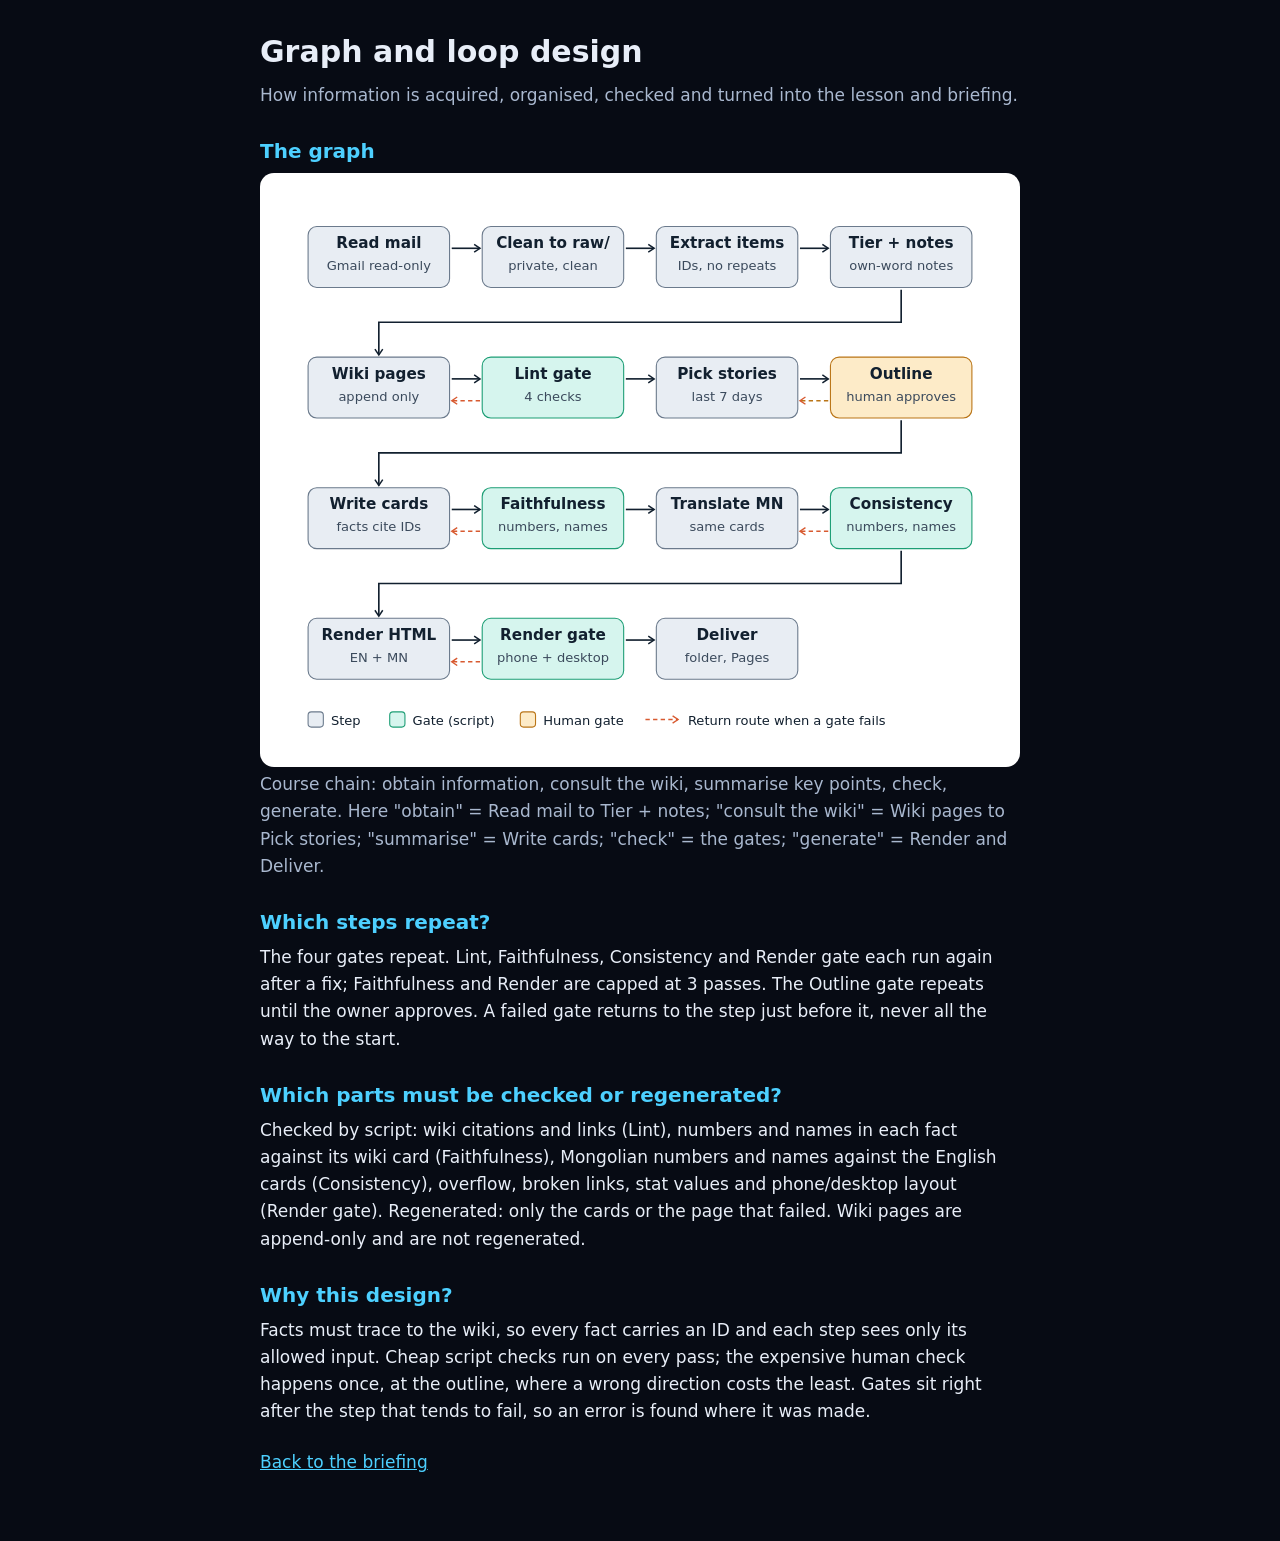
<file: graph.html>
<!doctype html><html lang="en"><head><meta charset="utf-8"><meta name="viewport" content="width=device-width,initial-scale=1"><title>Graph and loop design</title><style>body{margin:0;background:#070b14;color:#e8eef8;font:17px/1.6 system-ui,sans-serif}.w{max-width:760px;margin:0 auto;padding:22px 16px 60px}h1{font-size:30px;margin:6px 0}h2{font-size:20px;margin:26px 0 6px;color:#4dd0ff}.c{background:#fff;border-radius:14px;padding:10px}p{margin:4px 0}.sub{color:#a9b8cf}a{color:#4dd0ff}</style></head><body><div class="w"><h1>Graph and loop design</h1><p class="sub">How information is acquired, organised, checked and turned into the lesson and briefing.</p><h2>The graph</h2><div class="c"><svg viewBox="0 0 680 520" width="100%" role="img" aria-label="Graph with gates and return routes"><defs><marker id="a" viewBox="0 0 10 10" refX="8" refY="5" markerWidth="6" markerHeight="6" orient="auto-start-reverse"><path d="M2 1L8 5L2 9" fill="none" stroke="#12202f" stroke-width="1.5"/></marker><marker id="ar" viewBox="0 0 10 10" refX="8" refY="5" markerWidth="6" markerHeight="6" orient="auto-start-reverse"><path d="M2 1L8 5L2 9" fill="none" stroke="#d85a30" stroke-width="1.5"/></marker></defs><rect x="35" y="40" width="130" height="56" rx="8" fill="#e8edf3" stroke="#6b7a8c" stroke-width="1"/><text x="100" y="60" text-anchor="middle" font-size="14" font-weight="600" fill="#12202f">Read mail</text><text x="100" y="80" text-anchor="middle" font-size="12" fill="#3b4a5c">Gmail read-only</text><rect x="195" y="40" width="130" height="56" rx="8" fill="#e8edf3" stroke="#6b7a8c" stroke-width="1"/><text x="260" y="60" text-anchor="middle" font-size="14" font-weight="600" fill="#12202f">Clean to raw/</text><text x="260" y="80" text-anchor="middle" font-size="12" fill="#3b4a5c">private, clean</text><rect x="355" y="40" width="130" height="56" rx="8" fill="#e8edf3" stroke="#6b7a8c" stroke-width="1"/><text x="420" y="60" text-anchor="middle" font-size="14" font-weight="600" fill="#12202f">Extract items</text><text x="420" y="80" text-anchor="middle" font-size="12" fill="#3b4a5c">IDs, no repeats</text><rect x="515" y="40" width="130" height="56" rx="8" fill="#e8edf3" stroke="#6b7a8c" stroke-width="1"/><text x="580" y="60" text-anchor="middle" font-size="14" font-weight="600" fill="#12202f">Tier + notes</text><text x="580" y="80" text-anchor="middle" font-size="12" fill="#3b4a5c">own-word notes</text><rect x="35" y="160" width="130" height="56" rx="8" fill="#e8edf3" stroke="#6b7a8c" stroke-width="1"/><text x="100" y="180" text-anchor="middle" font-size="14" font-weight="600" fill="#12202f">Wiki pages</text><text x="100" y="200" text-anchor="middle" font-size="12" fill="#3b4a5c">append only</text><rect x="195" y="160" width="130" height="56" rx="8" fill="#d6f5ee" stroke="#1d9e75" stroke-width="1"/><text x="260" y="180" text-anchor="middle" font-size="14" font-weight="600" fill="#12202f">Lint gate</text><text x="260" y="200" text-anchor="middle" font-size="12" fill="#3b4a5c">4 checks</text><rect x="355" y="160" width="130" height="56" rx="8" fill="#e8edf3" stroke="#6b7a8c" stroke-width="1"/><text x="420" y="180" text-anchor="middle" font-size="14" font-weight="600" fill="#12202f">Pick stories</text><text x="420" y="200" text-anchor="middle" font-size="12" fill="#3b4a5c">last 7 days</text><rect x="515" y="160" width="130" height="56" rx="8" fill="#fdebc8" stroke="#ba7517" stroke-width="1"/><text x="580" y="180" text-anchor="middle" font-size="14" font-weight="600" fill="#12202f">Outline</text><text x="580" y="200" text-anchor="middle" font-size="12" fill="#3b4a5c">human approves</text><rect x="35" y="280" width="130" height="56" rx="8" fill="#e8edf3" stroke="#6b7a8c" stroke-width="1"/><text x="100" y="300" text-anchor="middle" font-size="14" font-weight="600" fill="#12202f">Write cards</text><text x="100" y="320" text-anchor="middle" font-size="12" fill="#3b4a5c">facts cite IDs</text><rect x="195" y="280" width="130" height="56" rx="8" fill="#d6f5ee" stroke="#1d9e75" stroke-width="1"/><text x="260" y="300" text-anchor="middle" font-size="14" font-weight="600" fill="#12202f">Faithfulness</text><text x="260" y="320" text-anchor="middle" font-size="12" fill="#3b4a5c">numbers, names</text><rect x="355" y="280" width="130" height="56" rx="8" fill="#e8edf3" stroke="#6b7a8c" stroke-width="1"/><text x="420" y="300" text-anchor="middle" font-size="14" font-weight="600" fill="#12202f">Translate MN</text><text x="420" y="320" text-anchor="middle" font-size="12" fill="#3b4a5c">same cards</text><rect x="515" y="280" width="130" height="56" rx="8" fill="#d6f5ee" stroke="#1d9e75" stroke-width="1"/><text x="580" y="300" text-anchor="middle" font-size="14" font-weight="600" fill="#12202f">Consistency</text><text x="580" y="320" text-anchor="middle" font-size="12" fill="#3b4a5c">numbers, names</text><rect x="35" y="400" width="130" height="56" rx="8" fill="#e8edf3" stroke="#6b7a8c" stroke-width="1"/><text x="100" y="420" text-anchor="middle" font-size="14" font-weight="600" fill="#12202f">Render HTML</text><text x="100" y="440" text-anchor="middle" font-size="12" fill="#3b4a5c">EN + MN</text><rect x="195" y="400" width="130" height="56" rx="8" fill="#d6f5ee" stroke="#1d9e75" stroke-width="1"/><text x="260" y="420" text-anchor="middle" font-size="14" font-weight="600" fill="#12202f">Render gate</text><text x="260" y="440" text-anchor="middle" font-size="12" fill="#3b4a5c">phone + desktop</text><rect x="355" y="400" width="130" height="56" rx="8" fill="#e8edf3" stroke="#6b7a8c" stroke-width="1"/><text x="420" y="420" text-anchor="middle" font-size="14" font-weight="600" fill="#12202f">Deliver</text><text x="420" y="440" text-anchor="middle" font-size="12" fill="#3b4a5c">folder, Pages</text><line x1="167" y1="60" x2="193" y2="60" stroke="#12202f" stroke-width="1.5" marker-end="url(#a)"/><line x1="327" y1="60" x2="353" y2="60" stroke="#12202f" stroke-width="1.5" marker-end="url(#a)"/><line x1="487" y1="60" x2="513" y2="60" stroke="#12202f" stroke-width="1.5" marker-end="url(#a)"/><line x1="167" y1="180" x2="193" y2="180" stroke="#12202f" stroke-width="1.5" marker-end="url(#a)"/><line x1="327" y1="180" x2="353" y2="180" stroke="#12202f" stroke-width="1.5" marker-end="url(#a)"/><line x1="487" y1="180" x2="513" y2="180" stroke="#12202f" stroke-width="1.5" marker-end="url(#a)"/><line x1="167" y1="300" x2="193" y2="300" stroke="#12202f" stroke-width="1.5" marker-end="url(#a)"/><line x1="327" y1="300" x2="353" y2="300" stroke="#12202f" stroke-width="1.5" marker-end="url(#a)"/><line x1="487" y1="300" x2="513" y2="300" stroke="#12202f" stroke-width="1.5" marker-end="url(#a)"/><line x1="167" y1="420" x2="193" y2="420" stroke="#12202f" stroke-width="1.5" marker-end="url(#a)"/><line x1="327" y1="420" x2="353" y2="420" stroke="#12202f" stroke-width="1.5" marker-end="url(#a)"/><path d="M580 98 V128 H100 V158" fill="none" stroke="#12202f" stroke-width="1.5" marker-end="url(#a)"/><path d="M580 218 V248 H100 V278" fill="none" stroke="#12202f" stroke-width="1.5" marker-end="url(#a)"/><path d="M580 338 V368 H100 V398" fill="none" stroke="#12202f" stroke-width="1.5" marker-end="url(#a)"/><line x1="193" y1="200" x2="167" y2="200" stroke="#d85a30" stroke-width="1.4" stroke-dasharray="4 3" marker-end="url(#ar)"/><line x1="513" y1="200" x2="487" y2="200" stroke="#ba7517" stroke-width="1.4" stroke-dasharray="4 3" marker-end="url(#ar)"/><line x1="193" y1="320" x2="167" y2="320" stroke="#d85a30" stroke-width="1.4" stroke-dasharray="4 3" marker-end="url(#ar)"/><line x1="513" y1="320" x2="487" y2="320" stroke="#d85a30" stroke-width="1.4" stroke-dasharray="4 3" marker-end="url(#ar)"/><line x1="193" y1="440" x2="167" y2="440" stroke="#d85a30" stroke-width="1.4" stroke-dasharray="4 3" marker-end="url(#ar)"/><rect x="35" y="486" width="14" height="14" rx="3" fill="#e8edf3" stroke="#6b7a8c"/><text x="56" y="498" font-size="12" fill="#12202f">Step</text><rect x="110" y="486" width="14" height="14" rx="3" fill="#d6f5ee" stroke="#1d9e75"/><text x="131" y="498" font-size="12" fill="#12202f">Gate (script)</text><rect x="230" y="486" width="14" height="14" rx="3" fill="#fdebc8" stroke="#ba7517"/><text x="251" y="498" font-size="12" fill="#12202f">Human gate</text><line x1="345" y1="493" x2="375" y2="493" stroke="#d85a30" stroke-width="1.4" stroke-dasharray="4 3" marker-end="url(#ar)"/><text x="384" y="498" font-size="12" fill="#12202f">Return route when a gate fails</text></svg></div><p class="sub">Course chain: obtain information, consult the wiki, summarise key points, check, generate. Here "obtain" = Read mail to Tier + notes; "consult the wiki" = Wiki pages to Pick stories; "summarise" = Write cards; "check" = the gates; "generate" = Render and Deliver.</p><h2>Which steps repeat?</h2><p>The four gates repeat. Lint, Faithfulness, Consistency and Render gate each run again after a fix; Faithfulness and Render are capped at 3 passes. The Outline gate repeats until the owner approves. A failed gate returns to the step just before it, never all the way to the start.</p><h2>Which parts must be checked or regenerated?</h2><p>Checked by script: wiki citations and links (Lint), numbers and names in each fact against its wiki card (Faithfulness), Mongolian numbers and names against the English cards (Consistency), overflow, broken links, stat values and phone/desktop layout (Render gate). Regenerated: only the cards or the page that failed. Wiki pages are append-only and are not regenerated.</p><h2>Why this design?</h2><p>Facts must trace to the wiki, so every fact carries an ID and each step sees only its allowed input. Cheap script checks run on every pass; the expensive human check happens once, at the outline, where a wrong direction costs the least. Gates sit right after the step that tends to fail, so an error is found where it was made.</p><p class="sub" style="margin-top:24px"><a href="index.html">Back to the briefing</a></p></div></body></html>
</file>
